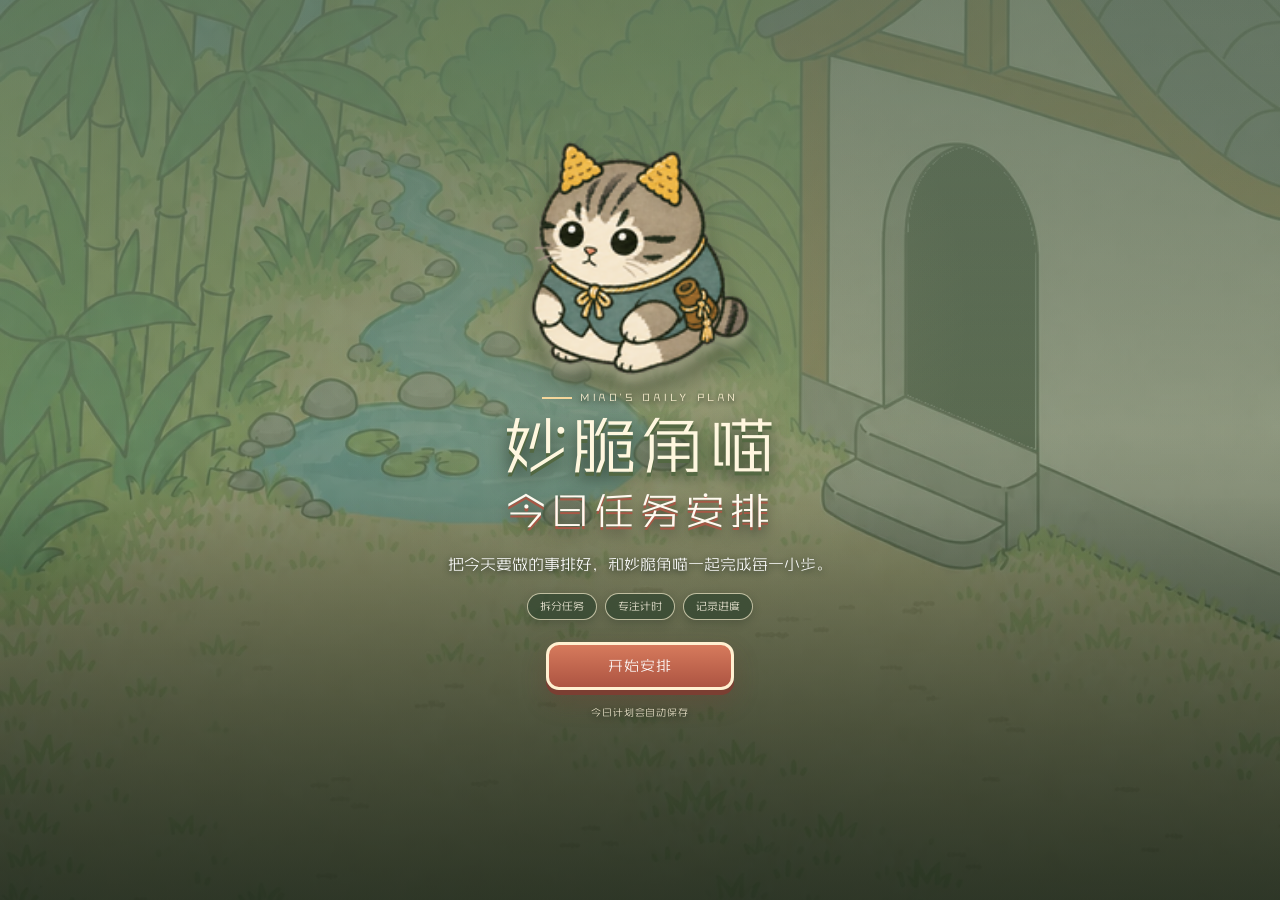
<file: index.html>
<!doctype html>
<html lang="zh-CN">

<head>
  <meta charset="utf-8">
  <meta name="viewport" content="width=device-width,initial-scale=1">
  <meta name="robots" content="noindex,nofollow,noarchive,nosnippet,noimageindex">
  <meta name="googlebot" content="noindex,nofollow,noarchive,nosnippet,noimageindex">
  <meta name="bingbot" content="noindex,nofollow,noarchive,nosnippet,noimageindex">
  <title>妙脆角喵 · 今日任务安排</title>
  <link rel="stylesheet" href="game.css">
</head>

<body>
  <div id="game" class="game">
    <section id="titleScreen" class="title-screen">
      <div class="title-planner">
        <div class="title-copy">
          <span class="title-kicker">MIAO'S DAILY PLAN</span>
          <h1><span>妙脆角喵</span><strong>今日任务安排</strong></h1>
          <p>把今天要做的事排好，和妙脆角喵一起完成每一小步。</p>
          <div class="title-tags" aria-label="任务安排特色"><span>拆分任务</span><span>专注计时</span><span>记录进度</span></div>
          <button id="startGame" class="wood-button">开始安排</button>
          <div id="loadProgress" class="load-progress hidden" role="progressbar" aria-label="游戏加载进度" aria-valuemin="0" aria-valuemax="100" aria-valuenow="0">
            <span><i id="loadProgressBar"></i></span>
            <b id="loadProgressText">正在准备 0%</b>
          </div>
          <small>今日计划会自动保存</small>
        </div>
        <div class="title-visual" aria-hidden="true">
          <div class="title-board">
            <span>今日清单</span>
            <i class="done">整理书桌</i>
            <i>完成专注</i>
            <i>给自己一点奖励</i>
          </div>
          <div class="title-cat sprite"></div>
          <div class="title-pencil"></div>
        </div>
      </div>
    </section>

    <section id="world" class="world hidden">
      <div id="placedObjectsDoor" class="placed-objects placed-objects-door" data-layer-tag="-1" aria-label="门洞后的木门">
      </div>
      <img id="worldBg" class="world-bg" alt="游戏场景">
      <img class="home-evening-windows" src="sprites/cat-scholar/background/house-evening-windows.png" alt=""
        aria-hidden="true">
      <img class="garden-evening-sky" src="sprites/cat-scholar/background/garden-evening-sky.png" alt=""
        aria-hidden="true">
      <div class="vignette"></div>
      <div id="timeTint" class="time-tint"></div>
      <div id="sceneTransition" class="scene-transition" aria-hidden="true"><i></i><i></i><i></i></div>
      <span id="candleLight" class="hidden" aria-hidden="true"></span>
      <header class="hud">
        <div class="day-chip"><b id="dayText">第 1 天</b><span id="clockText">早晨</span></div>
        <div class="hud-money"><img data-resource-icon src="sprites/cat-scholar/foods/cat_grass_fish_icon.webp"
            alt="猫草鱼"><b id="money">0</b></div>
      </header>
      <button id="setupToggle" class="setup-toggle" type="button" aria-pressed="false"><span>布置</span></button>
      <div id="placedObjects" class="placed-objects placed-objects-back" data-layer-tag="1" aria-label="背景布置物体"></div>
      <div id="characterLayer" class="character-layer" data-layer-tag="2" aria-label="场景人物">
        <div id="depthObjects" class="depth-objects"></div>
        <div id="cloverField" class="clover-field hidden" data-layer-tag="2" aria-label="三叶草田"></div>
        <button id="frogActor" class="actor frog-actor sprite home-chair" aria-label="和妙脆角喵说话"></button>
        <button id="visitorActor" class="actor visitor-actor sprite snail-sprite hidden" data-open="visitor"
          aria-label="与庭院访客交谈"></button>
        <div id="characterCopies"></div>
      </div>
      <div id="placedObjectsFront" class="placed-objects placed-objects-front" data-layer-tag="3" aria-label="前景布置物体">
      </div>
      <div id="sceneEntryLabels" class="scene-entry-labels" aria-label="场景入口提示"></div>
      <button class="hotspot desk" data-open="tasks"><span>任务本</span></button>
      <button id="bubble" class="bubble" data-layer-tag="4">欢迎回家。今天想推进什么？</button>
      <button id="panLeft" class="pan-control pan-left hidden" aria-label="向左查看">‹</button>
      <button id="panRight" class="pan-control pan-right hidden" aria-label="向右查看">›</button>
      <div id="dragHint" class="drag-hint hidden">左右拖动查看庭院</div>
      <div id="setupToolbar" class="setup-toolbar" aria-label="所选物体调整">
        <strong><span>设定模式</span><b id="setupSceneLabel">房屋</b></strong>
        <div id="objectControls" class="object-controls">
          <button type="button" data-object-action="smaller" aria-label="缩小">－</button>
          <button type="button" data-object-action="larger" aria-label="放大">＋</button>
          <button type="button" data-object-action="rotate-left" aria-label="向左旋转">↶</button>
          <button type="button" data-object-action="rotate-right" aria-label="向右旋转">↷</button>
          <button type="button" data-object-action="flip" aria-label="水平翻转">⇋</button>
          <button type="button" data-object-action="layer-back" aria-label="移到后景">后景</button>
          <button type="button" data-object-action="layer-auto" aria-label="按纵向位置自动遮挡">自动层</button>
          <button type="button" data-object-action="layer-front" aria-label="移到前景">前景</button>
          <button type="button" data-object-action="copy" aria-label="复制所选对象">复制</button>
          <button type="button" class="danger" data-object-action="delete">删除</button>
        </div>
        <button id="setupDone" type="button">完成</button>
      </div>
      <aside id="setupPanel" class="setup-panel" aria-label="场景物体列表">
        <header>
          <div><b>选择物体</b><span>点击后自动收起</span></div><button id="setupCollapse" type="button">收起</button>
        </header>
        <div id="objectPalette" class="object-palette"></div>
        <p id="setupHint">从下方选择物体，再拖动到想要的位置。</p>
      </aside>
      <button id="setupDrawerToggle" class="setup-drawer-toggle" type="button" aria-expanded="false">＋ 物体</button>
      <div class="dock-trigger" aria-hidden="true"><span>⌃</span></div>
      <nav class="dock">
        <button id="homeDockButton" data-scene="home"><img src="sprites/cat-scholar/original-icons/home.png"
            alt=""><span>小屋</span></button>
        <button id="gardenDockButton" data-scene="garden"><img src="sprites/cat-scholar/original-icons/garden.png"
            alt=""><span>庭院</span><i id="harvestDot"></i></button>
        <button data-open="shop"><img src="sprites/cat-scholar/original-icons/shop.png" alt=""><span>商店</span></button>
        <button id="taskTravelDock" data-open="tasks"><img id="taskTravelIcon"
            src="sprites/cat-scholar/original-icons/task.png" alt=""><span id="taskTravelLabel">任务</span></button>
        <button data-open="album"><img src="sprites/cat-scholar/original-icons/album.png" alt=""><span>相册</span><i
            id="photoDot"></i></button>
        <button data-open="menu"><img src="sprites/cat-scholar/original-icons/menu.png" alt=""><span>菜单</span></button>
      </nav>
    </section>

    <div id="modalShade" class="modal-shade hidden"></div>
    <section id="tasksModal" class="game-modal tasks-modal hidden"><button class="close">×</button>
      <header><small>妙脆角喵的今日计划</small>
        <h2>任务小屋</h2>
      </header>
      <form id="taskForm" class="task-compose">
        <div class="task-frog-note" aria-hidden="true"></div>
        <div class="task-note-input"><label for="taskInput">今天想和妙脆角喵一起完成什么？</label><input id="taskInput" maxlength="36"
            required placeholder="例如：读完一章数学书"></div>
        <div class="goal-picker"><span>选择旅程步数</span><input id="taskGoal" type="hidden" value="3">
          <div><button type="button" data-goal="1">1</button><button type="button" data-goal="2">2</button><button
              type="button" class="selected" data-goal="3">3</button><button type="button" data-goal="5">5</button>
          </div>
        </div><button class="pin-task">贴到计划板</button>
      </form>
      <div id="taskList" class="paper-list task-board"></div>
      <p id="taskEmpty" class="empty">计划板还是空的，先贴上一张今日便签吧。</p>
    </section>
    <section id="focusModal" class="game-modal focus-modal hidden"><button class="close">×</button>
      <header class="focus-header"><small>妙脆角喵陪伴旅程</small>
        <h2 id="focusName">任务</h2>
      </header>
      <div class="focus-scene"><img class="focus-resource leaf-left" data-resource-icon
          src="sprites/cat-scholar/foods/cat_grass_fish_icon.webp" alt="">
        <div class="focus-frog sprite reading-sprite" role="img" aria-label="读书的妙脆角喵"></div><img
          class="focus-resource leaf-right" data-resource-icon src="sprites/cat-scholar/foods/cat_grass_fish_icon.webp"
          alt="">
      </div>
      <div class="focus-clock"><small>这一小步还剩</small>
        <div id="timer">25:00</div>
      </div>
      <div class="time-pills" aria-label="选择陪伴时间"><button data-min="1">1 分钟</button><button class="active"
          data-min="25">25 分钟</button><button data-min="45">45 分钟</button></div>
      <p class="focus-promise">安静完成这一段，妙脆角喵会陪你一起向前。</p><button id="timerButton" class="wood-button">开始专注</button><button
        id="instantFocus" class="link-button">测试：立即完成</button>
    </section>
    <section id="bagModal" class="game-modal travel-modal hidden"><button class="close">×</button>
      <header><small>下一段远行</small>
        <h2>旅行</h2>
      </header>
      <div class="travel-card">
        <div class="travel-emblem"><img src="sprites/cat-scholar/original-icons/garden.png" alt=""><span>出发准备</span>
        </div>
        <div class="travel-content">
          <p id="tripState">妙脆角喵还在家。</p>
          <div class="travel-facts">
            <div><small>预计时间</small><b id="travelTimePreview">约 15 分钟</b></div>
            <div><small>出发花费</small><b id="travelCost">3 份猫草鱼主粮</b></div>
          </div>
          <div id="travelLoadout" class="travel-loadout"></div>
          <p id="travelEffectPreview" class="travel-reward">不带额外行李，也可以轻装出发。</p><button id="tripButton"
            class="wood-button">需要 3 份主粮出发</button><button id="instantReturn"
            class="link-button hidden">测试：立即归来</button>
        </div>
      </div>
    </section>
    <section id="shopModal" class="game-modal shop-modal hidden"><button class="close">×</button>
      <header><small>庭院小铺</small>
        <h2>商店</h2>
      </header>
      <div class="shop-shelf-head"><span id="shopCategory">普通商品</span><b><img data-resource-icon
            src="sprites/cat-scholar/foods/cat_grass_fish_icon.webp" alt=""> <i id="shopMoney">0</i></b></div>
      <div id="shopGrid" class="goods-grid shop-grid"></div>
      <nav id="shopPager" class="shop-pager" aria-label="商店分页"><button id="shopPrev">‹ 上一页</button><span
          id="shopPageText">1 / 3</span><button id="shopNext">下一页 ›</button></nav>
      <p id="inventoryText" class="shop-inventory">持有：暂无商品</p>
    </section>
    <section id="purchaseConfirmModal" class="game-modal purchase-modal hidden"><button class="close">×</button>
      <header><small>确认购买</small>
        <h2 id="purchaseName">商品</h2>
      </header>
      <div class="purchase-preview">
        <div id="purchaseTray" class="purchase-tray"><img id="purchaseImage" alt="商品"></div>
        <div>
          <p id="purchaseDescription"></p><b id="purchasePrice"><img data-resource-icon
              src="sprites/cat-scholar/foods/cat_grass_fish_icon.webp" alt=""><span
              id="purchasePriceValue">0</span></b><small id="purchaseOwned">目前持有 0 件</small>
        </div>
      </div>
      <p class="purchase-question">确定要购买这件商品吗？</p>
      <div class="purchase-actions"><button id="purchaseCancel">再看看</button><button id="purchaseConfirm"
          class="wood-button">确定购买</button></div>
    </section>
    <section id="mailModal" class="game-modal mail-modal hidden"><button class="close">×</button>
      <header><small>朋友与远方</small>
        <h2 class="mail-title">邮件</h2>
      </header>
      <div class="mail-toolbar"><span id="mailCount">0 封未领取</span><button id="claimAll"
          aria-label="全部领取"><span>全部领取</span></button></div>
      <div id="mailList" class="mail-list"></div>
      <p id="mailEmpty" class="empty">现在没有新邮件。</p>
      <div class="mail-reply">
        <p><b>给旅行中的妙脆角喵寄一声问候</b><span id="replyStatus">妙脆角喵在家，出发后才能发送</span></p><button
          id="sendReply"><span>发送</span></button>
      </div>
    </section>
    <section id="visitorModal" class="game-modal visitor-modal hidden"><button class="close">×</button>
      <header><small>庭院来客</small>
        <h2 id="visitorName">虫虫猫</h2>
      </header>
      <div class="visitor-note">
        <div id="visitorPreview" class="visitor-preview sprite snail-sprite" role="img" aria-label="庭院访客"></div>
        <div>
          <p id="visitorTalk">“慢慢安排，也会完成今天的任务。”</p><span id="visitorPreference">喜欢：普通便当</span>
        </div>
      </div>
      <div class="visitor-actions"><button id="visitorGreet">聊聊天</button><button id="visitorTreat"
          class="wood-button">用喜欢的道具招待</button></div>
      <p id="visitorResult" class="visitor-result">每位访客每天只能领取一次回礼。</p>
    </section>
    <section id="albumModal" class="game-modal wide-modal hidden"><button class="close">×</button>
      <header><small>努力留下的风景</small>
        <h2>旅行相册</h2>
      </header>
      <div id="albumGrid" class="album-grid"></div>
      <p id="albumEmpty" class="empty">相册还是空的，让妙脆角喵去旅行吧。</p>
      <nav id="albumPager" class="album-pager hidden" aria-label="相册分页"><button id="albumPrev">‹ 上一页</button><span
          id="albumPageText">1 / 1</span><button id="albumNext">下一页 ›</button></nav>
    </section>
    <section id="photoDetailModal" class="game-modal photo-detail-modal hidden"><button class="close">×</button>
      <header><small id="photoDetailRegion">旅行记录</small>
        <h2 id="photoDetailName">景点名称</h2>
      </header><img id="photoDetailImage" class="photo-detail-image" alt="旅行照片">
      <div class="photo-location"><span id="photoDetailCity">城市</span><b>·</b><span id="photoDetailPlace">地方</span>
      </div>
      <p id="photoDetailText" class="photo-detail-text"></p><button id="backAlbum" class="link-button">← 返回旅行相册</button>
    </section>
    <section id="menuModal" class="game-modal menu-modal hidden"><button class="close">×</button>
      <header><small>游戏选项</small>
        <h2>菜单</h2>
      </header>
      <div class="crop-setting"><small>资源主题</small>
        <div class="crop-options"><button type="button" data-crop-type="catfish"><img
              src="sprites/cat-scholar/foods/cat_grass_fish_icon.webp" alt=""><span><b>猫草鱼</b><i>整套资源 ·
                旅行省时</i></span></button><button type="button" data-crop-type="clover"><img
              src="sprites/cat-scholar/original-icons/clover_mature.png" alt=""><span><b>三叶草</b><i>整套资源 ·
                经典模式</i></span></button></div>
        <p id="cropStatus">当前猫草鱼：0 份</p>
      </div>
      <div class="crop-setting soil-setting"><small>泥土样式</small>
        <div class="crop-options"><button type="button" data-soil-type="old"><img
              src="sprites/cat-scholar/map/garden/garden_soil.webp"
              alt="旧泥土"><span><b>旧泥土</b><i>仅显示并放置旧泥土</i></span></button><button type="button" data-soil-type="new"><img
              src="sprites/cat-scholar/map/garden/garden_soil_stump_enclosure.webp"
              alt="新泥土"><span><b>新泥土</b><i>泥土与整圈木桩一体</i></span></button></div>
        <p id="soilStatus">当前：新泥土</p>
      </div>
      <div class="save-tools"><small>游戏存档</small>
        <div><button id="exportSave" type="button">导出存档</button><button id="importSave" type="button">加载存档</button>
        </div><input id="importSaveFile" class="hidden" type="file" accept="application/json,.json">
      </div><button id="soundToggle" class="menu-row">背景音乐 <b>开启</b></button><button id="helpButton"
        class="menu-row">玩法说明 <b>›</b></button>
      <div class="test-tools"><small>原型测试</small>
        <div><button id="advanceTime">下一个时间点</button><button id="advanceDay">下一天</button><button
            id="unlockAlbum">解锁全部相册</button></div>
        <div class="test-grow"><label for="testGrowCount">庭院立刻生长</label><input id="testGrowCount" type="number" min="0"
            max="100" value="5" inputmode="numeric"><span>株</span><button id="growNow">生长</button></div>
        <p id="testTimeStatus">第 1 天 · 早晨</p>
      </div><button id="resetGame" class="menu-row danger">重新开始 <b>×</b></button>
      <p id="helpText" class="help hidden">资源主题会统一切换庭院、商店、奖励、礼物和旅行消耗；泥土样式只能选择一种，切换时会删除已放置的另一种泥土。</p>
    </section>
    <div id="toast" class="toast hidden"></div>
  </div>
  <script src="object-catalog.js"></script>
  <script src="init-data.js"></script>
  <script>
    (async function startGame() {
      const saveKey = 'frog-game-v3';

      if (localStorage.getItem(saveKey) === null) {
        try {
          let payload;
          if (location.protocol === 'file:') {
            payload = window.INIT_GAME_SAVE;
          } else {
            const response = await fetch('init.json', { cache: 'no-store' });
            if (!response.ok) throw new Error(`HTTP ${response.status}`);
            payload = await response.json();
          }
          const initialState = payload?.format === 'frog-game-v3-save' ? payload.state : payload;
          if (!initialState || typeof initialState !== 'object' || Array.isArray(initialState)) {
            throw new Error('init.json does not contain a valid game state');
          }

          localStorage.setItem(saveKey, JSON.stringify(initialState));
        } catch (error) {
          console.warn('Unable to load init.json; using the built-in defaults.', error);
        }
      }

      const gameScript = document.createElement('script');
      gameScript.src = 'game.js';
      document.body.append(gameScript);
    })();
  </script>
</body>

</html>
</file>
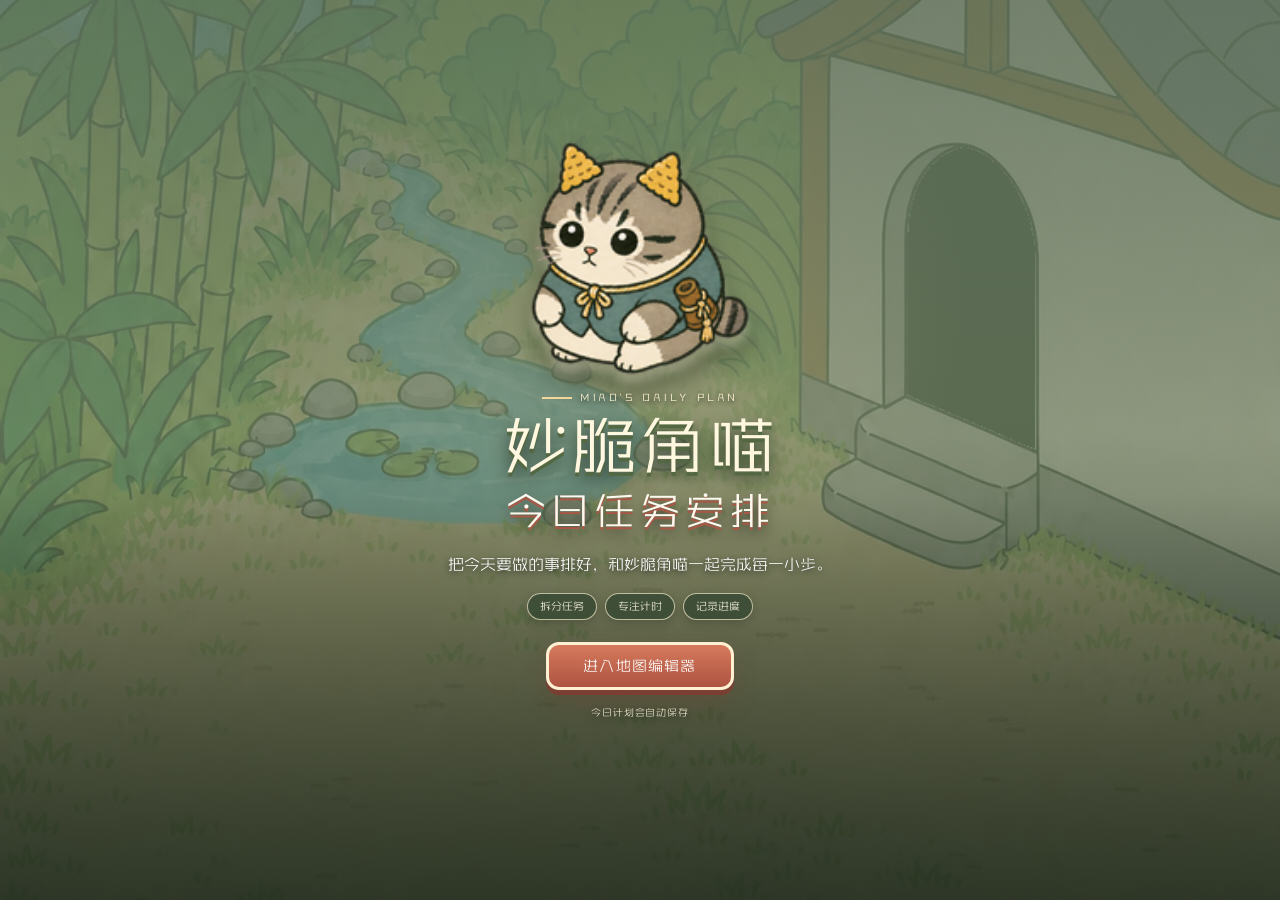
<file: admin.html>
<!doctype html>
<html lang="zh-CN"><head><meta charset="utf-8"><meta name="robots" content="noindex"><title>地图编辑器</title></head>
<body><script>location.replace('index.html?admin=1')</script><p><a href="index.html?admin=1">进入地图编辑器</a></p></body></html>
</file>
<file: game.css>
:root{--paper:#fff9e9;--ink:#403d2e;--green:#6e8e46;--dark:#435a2d;--wood:#a76f3e;--line:#d8c9a4}*{box-sizing:border-box}html,body{margin:0;width:100%;height:100%;overflow:hidden;font-family:"Microsoft YaHei","PingFang SC",sans-serif;color:var(--ink);background:#283424}.hidden{display:none!important}button{font:inherit;cursor:pointer}.game{position:relative;width:100%;height:100%;isolation:isolate}.title-screen{position:absolute;inset:0;display:flex;flex-direction:column;align-items:center;justify-content:center;text-align:center;background:linear-gradient(#cfe0b9aa,#71895755),url("sprites/cat-scholar/background/garden.webp") center/cover;z-index:20}.title-screen:before{content:"";position:absolute;inset:0;background:radial-gradient(circle,transparent 20%,#32402b66);z-index:-1}.title-logo{max-width:min(440px,75vw);max-height:150px;object-fit:contain;filter:drop-shadow(0 5px 2px #fff8)}.title-screen h1{margin:10px 0 4px;font:800 clamp(30px,6vw,58px) Georgia,"Microsoft YaHei",serif;color:#fff9df;text-shadow:0 4px 0 #596e3d,0 7px 15px #27341f}.title-screen p{color:#fff;font-weight:700;text-shadow:0 2px 4px #354329}.title-screen small{margin-top:18px;color:#f7f3dc}.wood-button{border:3px solid #fff1cf;border-radius:13px;padding:12px 28px;background:linear-gradient(#c48a52,#956137);box-shadow:0 5px 0 #67432a,0 8px 15px #27331e55;color:white;font-weight:900}.wood-button:active{transform:translateY(3px);box-shadow:0 2px 0 #67432a}.wood-button:disabled{filter:grayscale(1);opacity:.65}.world{position:absolute;inset:0;overflow:hidden}.world-bg{position:absolute;inset:0;width:100%;height:100%;object-fit:cover;transition:opacity .2s}.vignette{position:absolute;inset:0;pointer-events:none;background:linear-gradient(#28351e44,transparent 25%,transparent 65%,#17201488)}.hud{position:absolute;z-index:3;top:18px;left:18px;right:18px;display:flex;justify-content:space-between;pointer-events:none}.day-chip,.hud-money{display:flex;align-items:center;border:3px solid #fff7dc;border-radius:15px;background:#f8f1dbea;box-shadow:0 5px 15px #1d261a55}.day-chip{flex-direction:column;padding:7px 17px}.day-chip span{font-size:10px;color:#786f58}.hud-money{gap:7px;padding:7px 14px;font-size:20px}.hud-money img{width:26px;height:26px;object-fit:contain}.actor{position:absolute;z-index:2;object-fit:contain;filter:drop-shadow(0 10px 8px #232b1c55)}.frog-actor{left:49%;bottom:18%;width:min(230px,26vw);max-height:48%;transform:translateX(-50%)}.visitor-actor{right:16%;bottom:18%;width:min(170px,20vw);max-height:38%}.bubble{position:absolute;z-index:4;top:20%;left:8%;max-width:290px;padding:13px 17px;border:3px solid #fff;border-radius:17px 17px 17px 3px;background:#fff9e9ed;box-shadow:0 6px 18px #1f281b55;font-size:13px}.hotspot{position:absolute;z-index:5;border:2px solid #fff5cf;border-radius:50%;width:64px;height:64px;background:#66543ccc;box-shadow:0 5px 14px #17201488;color:#fff;font-size:20px;animation:pulse 2.5s infinite}.hotspot span{position:absolute;top:66px;left:50%;transform:translateX(-50%);white-space:nowrap;padding:3px 8px;border-radius:7px;background:#3c422dcc;font-size:11px}.hotspot i{position:absolute;right:-4px;top:-6px;padding:2px 7px;border-radius:50%;background:#c75c3e;font-style:normal}.desk{left:16%;bottom:20%}.bag{right:18%;bottom:22%}.mail{right:8%;top:36%}.shop{left:8%;top:43%}.visitor{right:24%;bottom:22%}@keyframes pulse{50%{box-shadow:0 5px 14px #17201488,0 0 0 8px #fff4b433}}.clover-field{position:absolute;inset:0;z-index:auto}.clover-field button{position:absolute;border:0;background:transparent;color:#548535;font-size:37px;filter:drop-shadow(0 3px 1px #eff5c9);animation:sway 2s infinite}.clover-field button:nth-child(1){left:18%;bottom:18%}.clover-field button:nth-child(2){left:29%;bottom:12%;animation-delay:.4s}.clover-field button:nth-child(3){left:40%;bottom:19%;animation-delay:.8s}.clover-field button:nth-child(4){left:49%;bottom:11%;animation-delay:1.1s}.clover-field button.picked{display:none}@keyframes sway{50%{transform:rotate(8deg) translateY(-4px)}}.dock{position:absolute;z-index:8;left:50%;bottom:14px;display:flex;gap:7px;transform:translateX(-50%);padding:7px;border:3px solid #fff5d5;border-radius:22px;background:#f4ead2e8;box-shadow:0 8px 26px #1e271a99;backdrop-filter:blur(5px)}.dock button{position:relative;width:70px;height:63px;border:0;border-radius:14px;background:transparent;color:#5f5a46;font-size:10px;font-weight:800}.dock button:hover{background:#fff9e9}.dock img{display:block;width:34px;height:35px;margin:auto;object-fit:contain}.dock i{position:absolute;right:9px;top:5px;width:9px;height:9px;border-radius:50%;background:#cc5d3e}.dock i:empty:not(.on){display:none}.modal-shade{position:absolute;z-index:10;inset:0;background:#17201699;backdrop-filter:blur(3px)}.game-modal{position:absolute;z-index:11;left:50%;top:50%;width:min(650px,calc(100% - 30px));max-height:82vh;overflow:auto;transform:translate(-50%,-50%);padding:26px;border:7px solid #fff5d5;border-radius:22px;background:var(--paper);box-shadow:0 18px 50px #151b12aa}.game-modal:before{content:"";position:absolute;inset:7px;border:1px solid #dfcfaa;border-radius:12px;pointer-events:none}.game-modal header{position:relative;text-align:center;margin-bottom:19px}.game-modal small{color:#8c8065;letter-spacing:.15em}.game-modal h2{margin:3px 0;font:800 26px Georgia,"Microsoft YaHei",serif}.close{position:absolute;z-index:2;right:12px;top:10px;width:34px;height:34px;border:0;border-radius:50%;background:#796d53;color:white;font-size:23px}.game-modal form{position:relative;display:grid;grid-template-columns:1fr 85px 82px;gap:7px}.game-modal input,.game-modal select{min-width:0;padding:10px;border:1px solid var(--line);border-radius:9px;background:#fffdf6}.game-modal form button{border:0;border-radius:9px;background:var(--green);color:white;font-weight:800}.paper-list{position:relative;display:grid;gap:8px;margin-top:16px}.task-row{display:grid;grid-template-columns:1fr 92px 28px;align-items:center;gap:8px;padding:11px 9px;border-bottom:1px dashed #cbbd99}.task-row h3{margin:0 0 5px;font-size:14px}.task-row p{margin:0;color:#867b63;font-size:11px}.task-row>button:first-of-type{padding:7px;border:0;border-radius:8px;background:#829c5f;color:white;font-size:11px}.task-row .remove{border:0;background:transparent;color:#aa836e;font-size:18px}.empty{text-align:center;color:#948972;padding:24px}.focus-modal{text-align:center;width:min(430px,calc(100% - 30px))}.focus-modal img{height:105px;max-width:180px;object-fit:contain}.focus-modal #timer{font:700 52px Georgia,serif;color:var(--dark)}.time-pills{display:flex;justify-content:center;gap:5px;margin:10px}.time-pills button{border:0;border-radius:12px;padding:6px 9px;background:#e8dfc8;color:#716952;font-size:11px}.time-pills button.active{background:var(--green);color:white}.link-button{display:block;margin:13px auto 0;border:0;background:transparent;color:#667d49;font-weight:700;font-size:12px}.bag-layout{position:relative;display:grid;grid-template-columns:42% 1fr;align-items:center}.bag-layout>img{width:100%;max-height:240px;object-fit:contain}.supply{display:flex;justify-content:space-between;margin:8px 0;padding:9px;border-radius:8px;background:#eee5ce}.goods-grid{position:relative;display:grid;grid-template-columns:repeat(3,1fr);gap:10px}.goods-grid button{padding:12px 7px;border:1px solid var(--line);border-radius:13px;background:#fffdf7}.goods-grid img{width:100%;height:85px;object-fit:contain}.goods-grid b,.goods-grid span{display:block;font-size:12px}.goods-grid span{color:#719049}.mail-list{position:relative}.mail-card{display:flex;gap:12px;align-items:center;padding:13px;border-bottom:1px dashed var(--line)}.mail-card img{width:48px;height:48px;object-fit:contain}.mail-card p{flex:1;margin:0;font-size:13px}.mail-card button{border:0;border-radius:8px;padding:7px;background:var(--green);color:#fff}.visitor-note{position:relative;display:flex;align-items:center;gap:20px}.visitor-note img{width:150px;height:140px;object-fit:contain}.visitor-note p{line-height:1.8}.wide-modal{width:min(900px,calc(100% - 30px))}.album-grid{position:relative;display:grid;grid-template-columns:repeat(3,1fr);gap:12px}.photo{overflow:hidden;border:6px solid #fff;border-bottom-width:27px;background:#fff;box-shadow:0 3px 10px #5d503633;transform:rotate(-1deg)}.photo:nth-child(even){transform:rotate(1deg)}.photo img{width:100%;aspect-ratio:4/3;object-fit:cover}.photo b{display:block;text-align:center;margin-bottom:-21px;font-size:11px}.menu-modal{width:min(430px,calc(100% - 30px))}.menu-row{position:relative;display:flex;justify-content:space-between;width:100%;padding:14px;border:0;border-bottom:1px solid var(--line);background:transparent}.menu-row.danger{color:#a45445}.help{padding:12px;border-radius:9px;background:#eee6d2;line-height:1.7;font-size:12px}.toast{position:absolute;z-index:30;left:50%;top:12%;transform:translateX(-50%);padding:11px 20px;border:3px solid #fff3d4;border-radius:14px;background:#4d5e38e8;color:white;font-weight:800;box-shadow:0 6px 17px #18201666}
@media(max-width:650px){.bubble{top:15%;left:5%;max-width:220px}.frog-actor{width:36vw;bottom:21%}.visitor-actor{width:28vw}.hotspot{width:52px;height:52px}.hotspot span{top:54px}.desk{left:10%;bottom:27%}.bag{right:11%;bottom:28%}.dock{bottom:7px}.dock button{width:54px}.game-modal{padding:20px 14px}.game-modal form{grid-template-columns:1fr 72px}.game-modal form button{grid-column:1/-1;padding:9px}.bag-layout{grid-template-columns:1fr}.bag-layout>img{height:130px}.goods-grid,.album-grid{grid-template-columns:repeat(2,1fr)}}

/* 精灵图裁切与按原图比例建立的场景舞台 */
.world{inset:auto;left:50%;top:0;bottom:0;width:min(100%,calc(100vh * .675));transform:translateX(-50%);background:#a9b7b8;box-shadow:0 0 50px #10160f}.world.garden-scene{width:min(100%,calc(100vh * 1.012))}.world-bg{object-fit:fill}.actor{object-fit:initial}.sprite{background-repeat:no-repeat}.frog-actor{left:54%;bottom:31%;max-height:none}.visitor-actor{right:18%;bottom:27%;max-height:none}.home-prepare{width:clamp(105px,21vh,190px);aspect-ratio:253.33/154;background-image:none;background-size:300% 200%;animation:threeFrames 1.25s steps(2) infinite}.reading-sprite{width:150px;aspect-ratio:132.333/139;background-image:url("sprites/cat-scholar/characters/Fucat/cat_read.png");background-size:300% 100%;animation:threeFrames 1.1s steps(2) infinite}.garden-frog{width:clamp(90px,17vh,150px);aspect-ratio:132.33/139;background-image:none;background-size:300% 100%;animation:threeFrames 1.2s steps(2) infinite}.snail-sprite{width:clamp(86px,16vh,145px);aspect-ratio:131.5/136.33;background-image:none;background-size:400% 300%;animation:fourFrames 1.6s steps(3) infinite}.focus-frog{margin:8px auto}.visitor-preview{flex:0 0 auto}@keyframes threeFrames{to{background-position:100% 0}}@keyframes fourFrames{to{background-position:100% 0}}
@media(max-width:650px){.frog-actor{width:clamp(90px,20vh,145px);bottom:31%}.visitor-actor{width:clamp(75px,14vh,115px);bottom:27%}}

/* 庭院植物使用原始素材，不使用字体里的四叶草字符。 */
.clover-field button{width:clamp(25px,4.4vh,42px);height:clamp(42px,7.4vh,70px);padding:0;background-color:transparent;background-position:center bottom;background-repeat:no-repeat;background-size:contain;font-size:0;transform-origin:50% 100%;filter:drop-shadow(0 3px 2px #38512655);animation:cloverSway 2.4s ease-in-out infinite}.clover-field .clover-a{background-image:url("sprites/cat-scholar/original-icons/clover_young.png")}.clover-field .clover-b{background-image:url("sprites/cat-scholar/original-icons/clover_mature.png")}.clover-field .clover-rare{background-image:url("sprites/cat-scholar/original-icons/clover_rare.png")}.clover-field button:nth-child(1){transform:scale(.82)}.clover-field button:nth-child(2){transform:scale(.94);animation-delay:.35s}.clover-field button:nth-child(3){transform:scale(1.05);animation-delay:.7s}.clover-field button:nth-child(4){transform:scale(.9);animation-delay:1.05s}@keyframes cloverSway{0%,100%{rotate:-2deg}50%{rotate:3deg}}

/* 场景落点校准：草长在庭院左侧圆形土地内，室内妙脆角喵坐在左侧地面。 */
.frog-actor.home-chair{left:74%;bottom:34%;width:clamp(72px,11.5vh,108px);aspect-ratio:132.333/139;background-image:url("sprites/cat-scholar/characters/Fucat/cat_read.png");background-size:300% 100%;animation:threeFrames 1.1s steps(2) infinite}.frog-actor.garden-frog{left:106%;bottom:42%}.visitor-actor{right:auto;left:103%;bottom:27%;transform:translateX(-50%)}.clover-field button:nth-child(1){left:11%;bottom:34%;z-index:2}.clover-field button:nth-child(2){left:19%;bottom:29%;z-index:5}.clover-field button:nth-child(3){left:28%;bottom:36%;z-index:2}.clover-field button:nth-child(4){left:38%;bottom:30%;z-index:6}.clover-field button:nth-child(5){left:47%;bottom:35%;z-index:3;transform:scale(.78)}.clover-field button:nth-child(6){left:15%;bottom:40%;z-index:1;transform:scale(.72)}.clover-field button:nth-child(7){left:24%;bottom:33%;z-index:4;transform:scale(1.08)}.clover-field button:nth-child(8){left:33%;bottom:42%;z-index:1;transform:scale(.7)}.clover-field button:nth-child(9){left:42%;bottom:38%;z-index:2;transform:scale(.84)}.clover-field button:nth-child(10){left:51%;bottom:28%;z-index:7;transform:scale(1.04)}.clover-field button:nth-child(11){left:31%;bottom:27%;z-index:8;transform:scale(1.12)}.clover-field button:nth-child(12){left:20%;bottom:37%;z-index:3;transform:scale(.88)}
@media(max-width:650px){.frog-actor.home-chair{left:74%;bottom:34%;width:clamp(66px,11vh,92px)}.frog-actor.garden-frog{left:106%;bottom:42%}.visitor-actor{right:auto;left:103%;bottom:27%;transform:translateX(-50%)}}

/* 房屋和庭院共用同一竖屏窗口；庭院宽图通过整体横向平移浏览。 */
.world.garden-scene{width:min(100%,calc(100vh * .675));--pan-x:0px;cursor:grab}.world.garden-scene.dragging{cursor:grabbing}.garden-scene .world-bg{width:150%;max-width:none;transform:translateX(var(--pan-x));transition:none}.garden-scene .frog-actor{transform:translateX(calc(-50% + var(--pan-x)))}.garden-scene .visitor-actor,.garden-scene .clover-field button,.garden-scene .hotspot.mail,.garden-scene .hotspot.house-door,.garden-scene .hotspot.visitor{translate:var(--pan-x) 0}.pan-control{position:absolute;z-index:7;top:48%;width:38px;height:62px;border:2px solid #fff3d1;background:#425437aa;color:white;font-size:36px;line-height:40px;box-shadow:0 5px 14px #18201666}.pan-left{left:5px;border-radius:0 18px 18px 0}.pan-right{right:5px;border-radius:18px 0 0 18px}.drag-hint{position:absolute;z-index:7;left:50%;bottom:91px;transform:translateX(-50%);padding:5px 11px;border-radius:12px;background:#3d4939aa;color:#fff;font-size:10px;pointer-events:none;animation:hintFade 4s forwards}@keyframes hintFade{0%,65%{opacity:1}100%{opacity:0}}

.garden-scene .hotspot.visitor{right:auto;left:109%;bottom:30%}

/* 邮箱交互贴合背景中的红色邮筒，不再显示额外的圆形按钮。 */
.garden-scene .hotspot.mail{left:126%;right:auto;top:47%;bottom:auto;width:17%;height:17%;border:0;border-radius:12px;background:transparent;box-shadow:none;animation:none}.garden-scene .hotspot.mail span{display:none}.garden-scene .hotspot.mail:hover,.garden-scene .hotspot.mail:focus-visible{background:#fff4b31c;outline:2px dashed #fff2bd99;outline-offset:-3px}.garden-scene .hotspot.mail i{right:4px;top:2px;box-shadow:0 2px 6px #49271f88}

/* 石屋木门返回小屋；商店使用底部固定导航。 */
.garden-scene .hotspot.house-door{left:114%;right:auto;top:42%;bottom:auto;width:13%;height:17%;border:0;border-radius:45% 45% 12px 12px;background:transparent;box-shadow:none;animation:none}.garden-scene .hotspot.house-door span{display:none}.garden-scene .hotspot.house-door:hover,.garden-scene .hotspot.house-door:focus-visible{background:#fff0a61a;outline:2px dashed #fff0b699;outline-offset:-3px}

/* 完整邮箱素材：标题、寄件人、奖励、领取、全部领取、通知与发送。 */
.garden-scene .hotspot.mail i{width:48px;height:59px;padding:0;border-radius:0;background:transparent;box-shadow:none}.garden-scene .hotspot.mail i img{display:block;width:100%;height:100%;object-fit:contain}.mail-modal header{height:66px;margin-bottom:3px}.mail-title{width:190px;height:59px;object-fit:contain}.mail-toolbar{position:relative;display:flex;align-items:center;justify-content:space-between;padding:5px 6px 10px;border-bottom:1px solid var(--line);color:#8a7d62;font-size:12px}.mail-toolbar button,.mail-reply button{border:0;background:transparent;padding:0}.mail-toolbar img{display:block;width:143px;height:35px;object-fit:contain}.mail-card{min-height:86px}.mail-card .sender-icon{width:62px;height:66px}.mail-card .mail-body{flex:1}.mail-card .mail-body p{margin:0 0 7px}.mail-reward{display:flex;align-items:center;gap:6px;color:#6d844c;font-size:12px;font-weight:800}.mail-reward img{width:34px!important;height:34px!important}.mail-card .receive-button{padding:0;background:transparent}.mail-card .receive-button img{width:91px;height:35px;object-fit:contain}.mail-reply{position:relative;display:flex;align-items:center;justify-content:space-between;margin-top:12px;padding:11px 14px;border-radius:12px;background:#eee5ce}.mail-reply p{margin:0;color:#776e59;font-size:12px}.mail-reply p b,.mail-reply p span{display:block}.mail-reply p span{margin-top:4px;color:#9a8e73;font-size:10px}.mail-reply button.unavailable{filter:grayscale(1);opacity:.48}.mail-reply img{display:block;width:84px;height:49px;object-fit:contain}

@font-face{font-family:"MPlus2c";src:url("sprites/cat-scholar/imported/fonts/mplus-2c-regular.ttf") format("truetype");font-weight:400;font-display:swap}@font-face{font-family:"MPlus2c";src:url("sprites/cat-scholar/imported/fonts/mplus-2c-medium.ttf") format("truetype");font-weight:500;font-display:swap}@font-face{font-family:"MPlus2c";src:url("sprites/cat-scholar/imported/fonts/mplus-2c-bold.ttf") format("truetype");font-weight:700;font-display:swap}.mail-modal{font-family:"MPlus2c","Microsoft YaHei",sans-serif;letter-spacing:.015em}.mail-modal small,.mail-toolbar{font-weight:500}.mail-modal .mail-card{align-items:center;gap:14px;padding:10px 8px}.mail-modal .sender-icon{flex:0 0 58px;width:58px;height:58px;object-fit:contain}.mail-modal .mail-body{min-width:0;padding-top:1px}.mail-modal .mail-body p{color:#555846;font-size:13px;font-weight:500;line-height:1.65}.mail-modal .mail-reward{height:32px;gap:7px;font-size:12px;font-weight:700;line-height:32px}.mail-modal .mail-reward img{flex:0 0 30px;width:30px!important;height:30px!important;object-fit:contain}.mail-modal .receive-button{flex:0 0 91px;display:flex;align-items:center;justify-content:center}.mail-modal .receive-button img{display:block}.mail-modal .mail-reply b{font-weight:700}.mail-modal button{font-family:inherit}
@font-face{font-family:"MPlus2c";src:url("sprites/cat-scholar/imported/fonts/mplus-2c-heavy.ttf") format("truetype");font-weight:800;font-display:swap}

/* HUD 使用素材内的 MPlus 2c 字体；保留真实文字，不使用文字图片。 */
.day-chip,.hud-money{font-family:"MPlus2c","Microsoft YaHei",sans-serif}.day-chip b{color:#403d2e;font-size:20px;font-weight:800;line-height:1.1;letter-spacing:.025em}.day-chip span{margin-top:3px;color:#625e4c;font-size:11px;font-weight:500;line-height:1.1;letter-spacing:.04em}.hud-money b{color:#403d2e;font-size:25px;font-weight:800;line-height:1}

.mail-modal>header{display:flex;align-items:center;justify-content:center;height:64px;margin:0 42px 5px}.mail-modal>header small{display:none}.mail-modal .mail-title{display:block;width:190px;height:59px;margin:0;object-fit:contain}

/* 访客人物图集与访客弹窗 */
.visitor-actor{padding:0;border:0;background-color:transparent;animation-duration:1.6s}.turtle-sprite{width:clamp(145px,25vh,230px);aspect-ratio:265.6/155;background-image:none;background-size:500% 200%;animation:turtleFrames 1.8s steps(2) infinite}.bee-sprite{width:clamp(105px,19vh,175px);aspect-ratio:194.5/206;background-image:none;background-size:600% 100%;animation:beeFrames 1s steps(5) infinite}@keyframes turtleFrames{to{background-position:50% 0}}@keyframes beeFrames{to{background-position:100% 0}}.visitor-modal{font-family:"MPlus2c","Microsoft YaHei",sans-serif}.visitor-modal h2{font-family:"MPlus2c","Microsoft YaHei",sans-serif;font-weight:700}.visitor-note>div:last-child{flex:1}.visitor-note p{margin:0 0 8px;font-size:14px;font-weight:500}.visitor-note span{color:#78845d;font-size:12px;font-weight:700}.visitor-actions{position:relative;display:flex;justify-content:center;gap:10px;margin-top:18px}.visitor-actions>button:first-child{padding:11px 18px;border:1px solid var(--line);border-radius:12px;background:#fffdf6;color:#66764d;font-weight:700}.visitor-result{text-align:center;color:#8f8268;font-size:11px}.visitor-modal.claimed .visitor-actions{filter:grayscale(1);opacity:.5;pointer-events:none}

.clover-field{pointer-events:none}.clover-field button{pointer-events:auto}.visitor-actor{z-index:5;cursor:pointer}.visitor-actor:hover,.visitor-actor:focus-visible{filter:drop-shadow(0 0 7px #fff3b8) drop-shadow(0 7px 6px #232b1c55);outline:none}.garden-scene .clover-field button{translate:calc(-50% + var(--soil-dx,0px)) var(--soil-dy,0px)}

.clover-field button{left:var(--clover-x)!important;bottom:var(--clover-y)!important;z-index:var(--clover-z)!important;transform:scale(var(--clover-scale))!important;animation-delay:var(--clover-delay)!important}

/* 显式帧区间：保证图集的最后一帧也拥有完整显示时间。 */
.home-prepare,.reading-sprite,.garden-frog{animation-name:threeFrameHold;animation-timing-function:linear}.snail-sprite{animation-name:fourFrameHold;animation-timing-function:linear}.turtle-sprite{animation-name:turtleFrameHold;animation-timing-function:linear}.bee-sprite{animation-name:beeFrameHold;animation-duration:1.2s;animation-timing-function:linear}@keyframes threeFrameHold{0%,32.99%{background-position:0 0}33%,65.99%{background-position:50% 0}66%,100%{background-position:100% 0}}@keyframes fourFrameHold{0%,24.99%{background-position:0 0}25%,49.99%{background-position:33.333% 0}50%,74.99%{background-position:66.667% 0}75%,100%{background-position:100% 0}}@keyframes turtleFrameHold{0%,32.99%{background-position:0 0}33%,65.99%{background-position:25% 0}66%,100%{background-position:50% 0}}@keyframes beeFrameHold{0%,16.65%{background-position:0 0}16.66%,33.32%{background-position:20% 0}33.33%,49.99%{background-position:40% 0}50%,66.65%{background-position:60% 0}66.66%,83.32%{background-position:80% 0}83.33%,100%{background-position:100% 0}}

/* 蜗牛图集有效帧：第一行 3 帧、第二行 4 帧、第三行 2 帧。 */
.snail-sprite{animation-name:snailNineFrames;animation-duration:3.6s;animation-timing-function:linear}@keyframes snailNineFrames{0%,11.10%{background-position:0 0}11.11%,22.21%{background-position:33.333% 0}22.22%,33.32%{background-position:66.667% 0}33.33%,44.43%{background-position:0 50%}44.44%,55.54%{background-position:33.333% 50%}55.55%,66.65%{background-position:66.667% 50%}66.66%,77.76%{background-position:100% 50%}77.77%,88.87%{background-position:0 100%}88.88%,100%{background-position:33.333% 100%}}

/* 图集解码完成前停在首帧，避免首次刷新时透明闪烁。 */
.sprite{animation-play-state:paused!important;background-position:0 0}.sprites-ready .sprite{animation-play-state:running!important}

/* 蜗牛改用 9 张整数像素裁切帧，彻底避开不规则图集的透明采样。 */
.snail-sprite{background-size:100% 100%;background-position:0 0;animation-name:snailCroppedFrames;animation-duration:3.6s;animation-timing-function:linear}@keyframes snailCroppedFrames{0%,11.10%{background-image:none}11.11%,22.21%{background-image:none}22.22%,33.32%{background-image:none}33.33%,44.43%{background-image:none}44.44%,55.54%{background-image:none}55.55%,66.65%{background-image:none}66.66%,77.76%{background-image:none}77.77%,88.87%{background-image:none}88.88%,100%{background-image:none}}

/* 单纹理横向图集：1188 = 9 × 132，不切换图片且没有小数格。 */
.snail-sprite{background-image:none;background-size:900% 100%;animation-name:snailStripFrames;animation-duration:3.6s;animation-timing-function:linear}@keyframes snailStripFrames{0%,11.10%{background-position:0 0}11.11%,22.21%{background-position:12.5% 0}22.22%,33.32%{background-position:25% 0}33.33%,44.43%{background-position:37.5% 0}44.44%,55.54%{background-position:50% 0}55.55%,66.65%{background-position:62.5% 0}66.66%,77.76%{background-position:75% 0}77.77%,88.87%{background-position:87.5% 0}88.88%,100%{background-position:100% 0}}

/* 角色动画使用乒乓循环，末帧倒序返回首帧，避免姿势突跳。 */
.home-prepare,.reading-sprite,.garden-frog,.snail-sprite,.turtle-sprite,.bee-sprite{animation-direction:alternate}

/* 乒乓播放会使完整周期翻倍，因此缩短单程时长。 */
.home-prepare{animation-duration:.75s}.reading-sprite{animation-duration:.7s}.garden-frog{animation-duration:.75s}.snail-sprite{animation-duration:1.8s}.turtle-sprite{animation-duration:1.1s}.bee-sprite{animation-duration:.7s}

/* 底部 BAR 默认收起，触碰画面底边后弹出。 */
.dock-trigger{position:absolute;z-index:8;left:12%;right:12%;bottom:0;height:72px;display:flex;align-items:flex-end;justify-content:center;color:#fff9dc;cursor:pointer}.dock-trigger span{margin-bottom:2px;padding:0 18px 2px;border-radius:12px 12px 0 0;background:#4b563dcc;font-size:12px;transition:opacity .2s}.dock{opacity:0;pointer-events:none;transform:translate(-50%,calc(100% + 24px));transition:transform .25s ease-out,opacity .18s ease-out}.dock-trigger:hover+.dock,.dock-trigger:focus+.dock,.dock:hover,.dock:focus-within,.dock.dock-open{opacity:1;pointer-events:auto;transform:translate(-50%,0)}.dock-trigger:hover span,.dock:focus-within~.dock-trigger span{opacity:0}
@media(hover:none){.dock-trigger{height:82px}.dock-trigger:active+.dock{opacity:1;pointer-events:auto;transform:translate(-50%,0)}}

.test-tools{position:relative;margin:12px 0;padding:13px;border:1px dashed #b9aa82;border-radius:12px;background:#f1ead7}.test-tools>div{display:grid;grid-template-columns:1fr 1fr;gap:8px}.test-tools button{padding:10px;border:1px solid #cabc96;border-radius:9px;background:#fffaf0;color:#617449;font-weight:700}.test-tools p{margin:9px 0 0;text-align:center;color:#8a7f68;font-size:11px}

/* 庭院圆木台烛台的火焰，随宽场景一起横向移动。 */
.garden-scene .candle-light{left:55%;bottom:35.2%;width:23px;aspect-ratio:33.333/45;transform:translateX(-50%);translate:var(--pan-x) 0;filter:drop-shadow(0 0 4px #ffc34c) drop-shadow(0 0 9px #ff9a37)}.garden-scene .candle-light:after{width:68px;height:76px;background:radial-gradient(circle,#ffc86632,transparent 68%)}

/* 火焰属于小屋圆木桌；庭院不额外叠加火焰。 */
.candle-light{left:55%;bottom:35.2%;width:23px;aspect-ratio:33.333/45;transform:translateX(-50%);filter:drop-shadow(0 0 4px #ffc34c) drop-shadow(0 0 9px #ff9a37)}.candle-light:after{width:68px;height:76px;background:radial-gradient(circle,#ffc86632,transparent 68%)}.garden-scene .candle-light{display:none!important}

/* 早晨、午后、傍晚的场景光照 */
.time-tint{position:absolute;z-index:1;inset:0;pointer-events:none;transition:background .8s ease}.world-bg{transition:filter .8s ease,opacity .2s}.time-morning .world-bg{filter:brightness(1.07) saturate(1.06)}.time-morning .time-tint{background:linear-gradient(135deg,#fff6bd22,transparent 45%,#b7e9ff12)}.time-afternoon .world-bg{filter:brightness(1.01) saturate(1.03) sepia(.04)}.time-afternoon .time-tint{background:linear-gradient(145deg,transparent 45%,#ffc87a16)}.time-evening .world-bg{filter:brightness(.72) saturate(.9) sepia(.12)}.time-evening .time-tint{background:linear-gradient(160deg,#36456555,#bd704028 55%,#302b394d)}.time-evening .actor,.time-evening .clover-field{filter:brightness(.82) saturate(.9)}.candle-light{position:absolute;z-index:3;left:63.1%;bottom:10.7%;width:28px;aspect-ratio:34.333/45;transform:translateX(-50%);background-image:none;background-size:300% 100%;animation:threeFrameHold .65s linear infinite alternate;filter:drop-shadow(0 0 5px #ffc34c) drop-shadow(0 0 11px #ff9a37)}.candle-light:after{content:"";position:absolute;left:50%;top:55%;width:82px;height:92px;transform:translate(-50%,-50%);border-radius:50%;background:radial-gradient(circle,#ffc86638,transparent 68%);pointer-events:none}

/* 妙脆角喵数学随想对话框 */
.frog-actor{padding:0;border:0;background-color:transparent;cursor:pointer}.garden-frog:hover,.garden-frog:focus-visible{filter:drop-shadow(0 0 7px #fff2a5) drop-shadow(0 7px 6px #232b1c55);outline:none}.bubble{border:3px solid #fff;background:#fff9e9ed;color:var(--ink);font-family:"MPlus2c","Microsoft YaHei",sans-serif;text-align:left;line-height:1.7;cursor:pointer;transition:opacity .7s ease,transform .7s ease}.garden-scene .bubble{left:auto;right:7%;top:18%;max-width:300px}.bubble:after{content:"点击继续";display:block;margin-top:4px;text-align:right;color:#9a9079;font-size:9px}.bubble.fading{opacity:0;transform:translateY(7px) scale(.98);pointer-events:none}.bubble.bubble-hidden{display:none}.bubble.dialogue-open{animation:bubbleAppear .25s ease-out}.bubble.dialogue-end:after{content:"点击结束"}@keyframes bubbleAppear{from{opacity:0;transform:translateY(5px) scale(.97)}to{opacity:1;transform:none}}.world .bubble.actor-bubble{right:auto;width:min(300px,calc(100% - 24px));max-width:none;transform:translate(-50%,-100%);transform-origin:50% 100%}.world .bubble.actor-bubble:before{content:"";position:absolute;left:50%;bottom:-9px;width:13px;height:13px;border-right:3px solid #fff;border-bottom:3px solid #fff;background:#fff9e9;transform:translateX(-50%) rotate(45deg)}.world .bubble.actor-bubble.dialogue-open{animation:actorBubbleAppear .25s ease-out}.world .bubble.actor-bubble.fading{transform:translate(-50%,-100%) translateY(7px) scale(.98)}@keyframes actorBubbleAppear{from{opacity:0;transform:translate(-50%,-100%) translateY(5px) scale(.97)}to{opacity:1;transform:translate(-50%,-100%)}}

/* 最终烛火落点：小屋圆木桌中央烛台，覆盖前面的旧落地灯定位。 */
.world:not(.garden-scene) .candle-light{left:53.5%;bottom:42.2%;width:20px;aspect-ratio:33.333/45;transform:translateX(-50%);filter:drop-shadow(0 0 4px #ffc34c) drop-shadow(0 0 9px #ff9a37)}.world:not(.garden-scene) .candle-light:after{width:62px;height:68px;background:radial-gradient(circle,#ffc86632,transparent 68%)}.world.garden-scene .candle-light{display:none!important}

/* 小屋傍晚有两处独立火焰：底部落地灯与圆木桌烛台。 */
.world:not(.garden-scene) .floor-candle{left:63.1%;bottom:10.7%;width:28px;aspect-ratio:33.333/45;transform:translateX(-50%);filter:drop-shadow(0 0 5px #ffc34c) drop-shadow(0 0 11px #ff9a37)}.world:not(.garden-scene) .floor-candle:after{width:82px;height:92px;background:radial-gradient(circle,#ffc86638,transparent 68%)}.table-candle{display:none}.time-evening:not(.garden-scene) .table-candle{display:block;left:56.5%;bottom:36.2%;width:20px;aspect-ratio:33.333/45;transform:translateX(-50%);filter:drop-shadow(0 0 4px #ffc34c) drop-shadow(0 0 9px #ff9a37)}.time-evening:not(.garden-scene) .table-candle:after{width:62px;height:68px;background:radial-gradient(circle,#ffc86632,transparent 68%)}.garden-scene .floor-candle,.garden-scene .table-candle{display:none!important}

/* 所有弹窗限制在竖屏游戏舞台内，不覆盖两侧留空区域。 */
.game{--stage-width:min(100vw,calc(100vh * .675))}.modal-shade{inset:auto;left:50%;top:0;bottom:0;width:var(--stage-width);transform:translateX(-50%);border-left:1px solid #ffffff12;border-right:1px solid #ffffff12}.game-modal,.wide-modal{width:min(650px,calc(var(--stage-width) - 28px));max-width:calc(var(--stage-width) - 28px);max-height:84vh;overscroll-behavior:contain}.wide-modal{width:calc(var(--stage-width) - 28px)}.mail-modal{width:calc(var(--stage-width) - 28px)}
@media(max-width:650px){.game-modal,.wide-modal,.mail-modal{width:calc(var(--stage-width) - 16px);max-width:calc(var(--stage-width) - 16px);max-height:88vh}.mail-modal .mail-card{gap:8px}.mail-modal .sender-icon{flex-basis:48px;width:48px;height:48px}.mail-modal .receive-button{flex-basis:76px}.mail-modal .receive-button img{width:76px;height:auto}.mail-modal .mail-body p{font-size:12px}.mail-toolbar img{width:125px}.album-grid{grid-template-columns:repeat(2,1fr)}}

/* 傍晚小屋：读书妙脆角喵逐渐打盹，使用 inemuri_ie 的 8 个有效帧。 */
.time-evening .home-chair{width:clamp(74px,12vh,112px);aspect-ratio:106/105;background-image:url("sprites/cat-scholar/characters/Fucat/cat_read.png");background-size:800% 100%;animation-name:dozeEightFrames;animation-duration:2.4s;animation-timing-function:linear;animation-direction:alternate}@keyframes dozeEightFrames{0%,12.49%{background-position:0 0}12.5%,24.99%{background-position:14.286% 0}25%,37.49%{background-position:28.571% 0}37.5%,49.99%{background-position:42.857% 0}50%,62.49%{background-position:57.143% 0}62.5%,74.99%{background-position:71.429% 0}75%,87.49%{background-position:85.714% 0}87.5%,100%{background-position:100% 0}}

/* 任务入口改为点击小屋妙脆角喵，隐藏旧的左下角圆形热点。 */
.hotspot.desk{display:none!important}

/* 小屋木桌：点击后按当前时段播放吃饭动画，正序与倒序组成一轮，共三轮。 */
.meal-frog{left:67%;bottom:33%;width:clamp(125px,22vh,175px);aspect-ratio:159/115;background-position:0 0;animation-duration:.62s;animation-timing-function:steps(1,end);animation-direction:alternate;animation-iteration-count:6;filter:drop-shadow(0 8px 6px #232b1c55)}.meal-morning{background-image:url("sprites/cat-scholar/characters/Fucat/cat_eat.png");background-size:500% 100%;animation-name:mealFiveFrames}.meal-afternoon{background-image:url("sprites/cat-scholar/characters/Fucat/cat_eat.png");background-size:400% 100%;animation-name:mealFourFrames}.meal-evening{background-image:url("sprites/cat-scholar/characters/Fucat/cat_eat.png");background-size:300% 100%;animation-name:mealThreeFrames}@keyframes mealFiveFrames{0%{background-position:0 0}20%{background-position:25% 0}40%{background-position:50% 0}60%{background-position:75% 0}80%,100%{background-position:100% 0}}@keyframes mealFourFrames{0%{background-position:0 0}25%{background-position:33.333% 0}50%{background-position:66.667% 0}75%,100%{background-position:100% 0}}@keyframes mealThreeFrames{0%{background-position:0 0}33.333%{background-position:50% 0}66.667%,100%{background-position:100% 0}}.time-evening .meal-frog{width:clamp(125px,22vh,175px)}

/* 以读书妙脆角喵的可见体型为基准，统一场景角色比例。 */
.frog-actor.garden-frog{width:clamp(66px,11vh,96px)}
.frog-actor.meal-frog,.time-evening .frog-actor.meal-frog{width:clamp(105px,17vh,145px)}
.visitor-actor.snail-sprite{width:clamp(66px,11vh,96px)}
.visitor-actor.bee-sprite{width:clamp(66px,11vh,96px)}
.visitor-actor.turtle-sprite{width:clamp(100px,17vh,145px)}

/* 小屋两种状态同步下移，切换时保持落脚位置一致。 */
.frog-actor.home-chair{bottom:32%;width:clamp(68px,11vh,102px)}
.frog-actor.meal-frog,.time-evening .frog-actor.meal-frog{bottom:31%;width:clamp(68px,11vh,102px)}

/* 木架上的帽子代替旧旅行袋圆形按钮，点击帽子打开旅行袋窗口。 */

/* 帽子按妙脆角喵配件比例显示，并保持在木架挂点附近。 */

/* “旅行”窗口：移除突兀的大字图，改为清晰的状态、消耗和奖励层级。 */
.travel-modal{font-family:"MPlus2c","Microsoft YaHei",sans-serif}.travel-modal header{margin-bottom:14px}.travel-card{position:relative;display:grid;grid-template-columns:105px 1fr;gap:18px;align-items:stretch}.travel-emblem{display:flex;flex-direction:column;align-items:center;justify-content:center;min-height:210px;border-radius:18px;background:linear-gradient(160deg,#eef1d7,#dce4ba);box-shadow:inset 0 0 0 1px #cbd5a8;color:#68774d;font-size:12px;font-weight:700;letter-spacing:.08em}.travel-emblem img{width:62px;height:65px;margin-bottom:10px;object-fit:contain;filter:drop-shadow(0 4px 3px #65714944)}.travel-content{display:flex;flex-direction:column;justify-content:center}.travel-content>#tripState{margin:0 0 12px;color:#4e503e;font-size:15px;font-weight:700}.travel-facts{display:grid;grid-template-columns:1fr 1fr;gap:8px}.travel-facts>div{padding:10px 11px;border:1px solid #dfd3b5;border-radius:12px;background:#f5eedc}.travel-facts small,.travel-facts b{display:block}.travel-facts small{margin-bottom:3px;color:#91866d;font-size:10px}.travel-facts b{color:#55513e;font-size:13px}.travel-reward{margin:10px 2px 14px;color:#827760;font-size:11px;line-height:1.6}.travel-modal #tripButton{width:100%;padding:11px}.travel-modal #instantReturn{margin-top:9px}@media(max-width:520px){.travel-card{grid-template-columns:78px 1fr;gap:11px}.travel-emblem{min-height:200px}.travel-emblem img{width:48px;height:50px}.travel-facts{grid-template-columns:1fr}.travel-reward{margin-bottom:9px}}

/* 出发过场：使用妙脆角喵吃饭三帧素材，正序、倒序后切换庭院。 */
.departure-frog{left:64%;bottom:27%;width:clamp(68px,11vh,102px);aspect-ratio:132.333/139;background-image:url("sprites/cat-scholar/characters/Fucat/cat_eat.png");background-size:300% 100%;background-position:0 0;animation:departureFrames .55s linear 6 alternate}@keyframes departureFrames{0%,33.32%{background-position:0 0}33.33%,66.65%{background-position:50% 0}66.66%,100%{background-position:100% 0}}

/* 小屋到庭院的柔和转场，在遮罩最深处更换场景。 */
.scene-transition{position:absolute;z-index:25;inset:0;overflow:hidden;background:radial-gradient(circle at 55% 45%,#f8edc9 0,#d9c995 48%,#6d7955 115%);opacity:0;pointer-events:none;transition:opacity .46s ease-in-out}.scene-transition.cover{opacity:1}.scene-transition i{position:absolute;width:44%;height:25%;border-radius:100% 0 100% 0;background:#70855238;filter:blur(2px);transform:rotate(22deg)}.scene-transition i:nth-child(1){left:-13%;top:8%}.scene-transition i:nth-child(2){right:-18%;top:38%;transform:rotate(198deg)}.scene-transition i:nth-child(3){left:18%;bottom:-9%;transform:rotate(45deg);background:#b18b5630}
.world.departure-locked:before{content:"";position:absolute;z-index:24;inset:0;background:transparent;pointer-events:auto;cursor:wait}.world:not(.garden-scene) .bubble.departure-bubble{left:74%;right:auto;top:43%;max-width:210px;transform:translateX(-50%);text-align:center}.world:not(.garden-scene) .bubble.departure-bubble:after{display:none}

/* 出发动画与读书妙脆角喵共用落脚位置；旅行中锁住房门。 */
.frog-actor.departure-frog{left:77%;bottom:32%}.garden-scene .house-door.trip-locked{pointer-events:none;cursor:default;opacity:.35}
.photo .photo-caption b{margin:2px 0 0}.wide-modal header h2,.photo-detail-modal header h2{font-family:"MPlus2c","Microsoft YaHei",sans-serif}
.album-pager{position:relative;display:flex;align-items:center;justify-content:center;gap:13px;margin-top:14px;font-family:"MPlus2c","Microsoft YaHei",sans-serif}.album-pager button{min-width:82px;padding:7px 11px;border:1px solid #d5c69f;border-radius:12px;background:#fffaf0;color:#62734b;font-weight:700}.album-pager button:disabled{opacity:.35;cursor:default}.album-pager span{min-width:48px;color:#817861;font-size:12px;font-weight:700;text-align:center}.test-tools>div{grid-template-columns:1fr 1fr}.test-tools #unlockAlbum{grid-column:1/-1}
.test-grow{display:grid!important;grid-template-columns:1fr 54px 18px 62px!important;align-items:center;gap:6px!important;margin-top:9px;padding-top:9px;border-top:1px dashed #cdbf99;font-family:"MPlus2c","Microsoft YaHei",sans-serif}.test-grow label{color:#756e5a;font-size:11px;font-weight:700}.test-grow input{width:54px;padding:7px 5px;border:1px solid #cabc96;border-radius:8px;background:#fffaf0;color:#4f513d;text-align:center}.test-grow span{color:#817861;font-size:11px}.test-grow button{padding:8px 5px!important}

/* 原创任务小屋：妙脆角喵插画、便签输入、叶片步数筹码与计划卡。 */
.tasks-modal{font-family:"MPlus2c","Microsoft YaHei",sans-serif}.tasks-modal header h2{font-family:inherit;font-weight:800;letter-spacing:.04em}.task-compose{display:grid!important;grid-template-columns:78px 1fr!important;gap:10px 13px!important;padding:12px;border:1px solid #d8c99f;border-radius:17px;background:linear-gradient(145deg,#f3ecd5,#fffaf0);box-shadow:inset 0 0 0 4px #ffffff66}.task-frog-note{grid-row:1/3;width:78px;aspect-ratio:115.75/97;background:none 0 0/400% 200% no-repeat;align-self:center;filter:drop-shadow(0 4px 3px #5d674344)}.task-note-input label,.goal-picker>span{display:block;margin-bottom:5px;color:#81775f;font-size:10px;font-weight:700;letter-spacing:.04em}.task-note-input input{width:100%;padding:10px 12px!important;border:0!important;border-bottom:2px solid #cfc09a!important;border-radius:8px 8px 3px 3px!important;background:#fffdf7cc!important;color:#484738;font-family:inherit;font-size:13px;outline:none}.task-note-input input:focus{border-bottom-color:#7b9853!important;box-shadow:0 3px 0 #a9bd8344}.goal-picker{grid-column:2}.goal-picker>div{display:flex;gap:6px}.goal-picker button{width:34px;height:30px;padding:0!important;border:1px solid #cbbd98!important;border-radius:50% 50% 45% 55%!important;background:#f7f1df!important;color:#746d58!important;font-weight:800}.goal-picker button:after{content:"步";margin-left:1px;font-size:8px}.goal-picker button.selected{border-color:#738e4f!important;background:#829e5d!important;color:white!important;box-shadow:0 3px 0 #607642}.task-compose .pin-task{grid-column:1/-1;justify-self:end;min-width:130px;padding:9px 15px!important;border:0!important;border-radius:12px!important;background:#718f4d!important;color:#fff!important;box-shadow:0 4px 0 #526d35;font-family:inherit;font-weight:800}.task-board{grid-template-columns:1fr 1fr;gap:12px!important}.task-board .task-row{position:relative;display:grid;grid-template-columns:1fr!important;gap:9px!important;min-width:0;padding:13px 12px 11px!important;border:1px solid #dfd0a9!important;border-radius:4px 13px 7px 11px;background:#fffaf0;box-shadow:0 5px 10px #5c513322;transform:rotate(var(--task-tilt))}.task-board .task-row:before{content:"";position:absolute;left:50%;top:-5px;width:10px;height:10px;border-radius:50%;background:#bd7658;box-shadow:0 2px 2px #6e4b3f55}.task-main small{color:#9a846c;font-size:9px;font-weight:700}.task-main h3{min-height:34px;margin:3px 0 7px!important;color:#494838;font-size:13px!important;line-height:1.4}.task-progress{display:flex;align-items:center;gap:4px}.task-progress i{width:10px;height:10px;border:1px solid #8da16c;border-radius:50% 50% 45% 55%;background:#e5ecd5;transform:rotate(-25deg)}.task-progress i.done{background:#789852}.task-progress span{margin-left:auto;color:#81775f;font-size:9px;font-weight:700}.task-action{width:100%;padding:7px!important;border:0!important;border-radius:9px!important;background:#7d9958!important;color:#fff!important;font-family:inherit;font-size:10px!important;font-weight:700}.task-action:disabled{background:#d6cdb4!important;color:#7f765f!important}.task-board .remove{position:absolute;right:5px;top:4px;width:22px;height:22px;border:0!important;background:transparent!important;color:#ae826f!important;font-size:16px}.tasks-modal .empty{font-family:inherit}@media(max-width:520px){.task-compose{grid-template-columns:60px 1fr!important}.task-frog-note{width:60px}.task-board{grid-template-columns:1fr}}

/* 专注陪伴窗口：保留倒计时显示样式和读书妙脆角喵动画，仅重做周边游戏界面。 */
.focus-modal{font-family:"MPlus2c","Microsoft YaHei",sans-serif}.focus-header{margin-bottom:4px!important}.focus-header h2{max-width:82%;margin:3px auto 0!important;overflow:hidden;text-overflow:ellipsis;white-space:nowrap;font-family:inherit!important;font-size:20px!important;font-weight:800!important;letter-spacing:.02em}.focus-scene{position:relative;display:flex;align-items:center;justify-content:center;min-height:116px;margin:3px 0 0;border-radius:60px;background:radial-gradient(ellipse,#e9efd3 0,#f7f0dc99 52%,transparent 72%)}.focus-leaf{position:absolute;color:#9aae71;font-size:17px;opacity:.7;animation:focusLeaf 2.6s ease-in-out infinite}.focus-leaf.leaf-left{left:18%;top:43%;transform:rotate(-20deg)}.focus-leaf.leaf-right{right:18%;top:27%;transform:rotate(18deg);animation-delay:-1.2s}@keyframes focusLeaf{50%{translate:0 -4px;opacity:1}}.focus-clock{position:relative;margin-top:0}.focus-clock>small{display:block;margin-bottom:-3px;color:#91866d;font-size:9px;font-weight:700;letter-spacing:.08em}.focus-modal .time-pills{gap:7px;margin:5px 10px 9px}.focus-modal .time-pills button{position:relative;min-width:58px;padding:7px 9px;border:1px solid #d7caa8;border-radius:18px;background:#eee6d2;color:#766f5d;font-family:inherit;font-weight:700}.focus-modal .time-pills button.active{border-color:#718c4f;background:#7f9c58;color:#fff;box-shadow:0 3px 0 #5d743d}.focus-promise{margin:0 auto 11px;color:#847a63;font-size:10px;line-height:1.6}.focus-modal #timerButton{min-width:150px;font-family:inherit;font-weight:800}.focus-modal #instantFocus{font-family:inherit}

/* 旅行行李：每类最多选择一件，选中商品在出发时消耗。 */
.travel-loadout{display:grid;gap:6px;margin-top:9px}.loadout-group{display:grid;grid-template-columns:42px 1fr;align-items:start;gap:5px}.loadout-group>small{padding-top:7px;color:#857b63;font-size:9px;font-weight:700}.loadout-group>div{display:flex;gap:5px;overflow-x:auto;padding:1px 1px 4px}.loadout-group button{flex:0 0 76px;display:grid;grid-template-columns:25px 1fr;align-items:center;gap:3px;min-width:0;padding:4px;border:1px solid #d8cba8;border-radius:9px;background:#fffaf0;color:#66614e;text-align:left}.loadout-group button.selected{border-color:#718c4f;background:#e8efd4;box-shadow:0 0 0 2px #8da76655}.loadout-group button:disabled{opacity:.65}.loadout-group img{width:25px;height:25px;object-fit:contain}.loadout-group button span{overflow:hidden;text-overflow:ellipsis;white-space:nowrap;font-size:8px;font-weight:700}.loadout-group button i{display:block;color:#92866c;font-size:7px;font-style:normal}.loadout-empty{padding:7px 4px;color:#a0957d;font-size:8px}.travel-content #travelEffectPreview{min-height:30px;margin:6px 2px 9px}.travel-modal{max-height:88vh}

/* 商店：原创商品图标直接展示，每页固定四件。 */
.shop-modal,.purchase-modal{font-family:"MPlus2c","Microsoft YaHei",sans-serif}.shop-modal header h2,.purchase-modal header h2{font-family:inherit;font-weight:800}.shop-shelf-head{position:relative;display:flex;align-items:center;justify-content:space-between;margin:-4px 0 10px;padding:7px 10px;border-bottom:1px dashed #cdbf99;color:#776e59;font-size:11px;font-weight:700}.shop-shelf-head b{display:flex;align-items:center;gap:4px;color:#4e513d;font-size:14px}.shop-shelf-head img{width:18px;height:18px;object-fit:contain}.shop-shelf-head i{font-style:normal}.shop-grid{grid-template-columns:repeat(2,1fr)!important;gap:10px!important}.shop-grid .shop-item{display:grid;grid-template-columns:82px 1fr;grid-template-rows:auto auto auto;align-items:center;column-gap:8px;min-width:0;padding:8px!important;border:1px solid #ddcfaa!important;border-radius:14px!important;background:#fffaf0!important;color:#4e4c3c;text-align:left}.shop-tray{grid-row:1/4;position:relative;display:flex;align-items:center;justify-content:center;width:82px;aspect-ratio:276/227;background:none}.shop-tray img{position:relative;width:68px!important;height:68px!important;margin:0!important;object-fit:contain!important;filter:drop-shadow(0 3px 2px #51493155)}.shop-item b{overflow:hidden;text-overflow:ellipsis;white-space:nowrap;font-size:12px!important}.shop-item small{overflow:hidden;color:#91866d;font-size:9px;white-space:nowrap}.shop-item>span:last-child{color:#668448;font-size:12px;font-weight:800}.shop-item:hover,.shop-item:focus-visible{outline:2px solid #a9bc7a;transform:translateY(-2px);box-shadow:0 5px 12px #65583a22}.shop-pager{position:relative;display:flex;align-items:center;justify-content:center;gap:12px;margin:12px 0 8px}.shop-pager button{min-width:78px;padding:7px;border:1px solid #d1c39d;border-radius:12px;background:#fffaf0;color:#64764c;font-weight:700}.shop-pager button:disabled{opacity:.35;cursor:default}.shop-pager span{min-width:46px;color:#817861;font-size:11px;font-weight:700;text-align:center}.shop-inventory{position:relative;max-height:42px;margin:6px 0 0;overflow:auto;color:#80765e;font-size:10px;line-height:1.6}.purchase-preview{position:relative;display:grid;grid-template-columns:130px 1fr;gap:16px;align-items:center}.purchase-tray{display:flex;align-items:center;justify-content:center;width:130px;aspect-ratio:276/227;background:none}.purchase-tray img{width:105px;height:105px;object-fit:contain;filter:drop-shadow(0 4px 3px #51493155)}.purchase-preview p{margin:0 0 9px;color:#6f6955;font-size:11px;line-height:1.7}.purchase-preview b,.purchase-preview small{display:block}.purchase-preview b{color:#668448;font-size:18px}.purchase-preview small{margin-top:5px;color:#91866d;font-size:10px}.purchase-question{text-align:center;color:#585644;font-size:13px;font-weight:700}.purchase-actions{position:relative;display:flex;justify-content:center;gap:10px}.purchase-actions button{min-width:105px;padding:9px;border:1px solid #d1c39d;border-radius:11px;background:#fffaf0;color:#706953;font-family:inherit;font-weight:700}.purchase-actions .wood-button{border:3px solid #fff1cf;background:linear-gradient(#8da762,#6e8a48);color:#fff}.purchase-actions .wood-button:disabled{filter:grayscale(1);opacity:.55}@media(max-width:520px){.shop-grid .shop-item{grid-template-columns:65px 1fr}.shop-tray{width:65px}.shop-tray img{width:54px!important;height:54px!important}.purchase-preview{grid-template-columns:105px 1fr}.purchase-tray{width:105px}.purchase-tray img{width:82px;height:82px}}

/* 相册使用素材字体与真实文字说明，照片底部展示地点，点击进入详情。 */
.wide-modal,.photo-detail-modal{font-family:"MPlus2c","Microsoft YaHei",sans-serif}.wide-modal header h2,.photo-detail-modal header h2{font-weight:800;letter-spacing:.03em}.album-grid{align-items:start}.photo{padding:6px 6px 0;border:0;border-bottom:0;background:#fff;cursor:pointer;text-align:left;transition:transform .18s ease,box-shadow .18s ease}.photo:hover,.photo:focus-visible{outline:none;transform:translateY(-3px) rotate(0);box-shadow:0 8px 18px #5d50364d}.photo img{display:block}.photo-caption{display:block;min-height:49px;padding:7px 5px 8px}.photo-caption small,.photo-caption b{display:block;overflow:hidden;text-overflow:ellipsis;white-space:nowrap}.photo-caption small{color:#91866d;font-size:9px;font-weight:500}.photo-caption b{margin-top:2px;color:#4d4b3a;font-size:12px;font-weight:800}.photo-detail-modal{width:min(520px,calc(var(--stage-width) - 28px));text-align:center}.photo-detail-image{display:block;width:100%;aspect-ratio:10/7;object-fit:cover;border:7px solid #fff;box-shadow:0 5px 16px #5d503644}.photo-location{display:flex;justify-content:center;gap:8px;margin:13px 0 7px;color:#7c765f;font-size:11px;font-weight:700}.photo-detail-text{margin:0;padding:13px 16px;border-radius:13px;background:#f1ead7;color:#595745;font-size:12px;line-height:1.8;text-align:left}.photo-detail-modal #backAlbum{margin-top:10px}

/* Courtyard protagonist: three-frame Fucat idle strip. */
.frog-actor.garden-frog{background-image:url("sprites/cat-scholar/characters/Fucat/garden_idle_strip.png")}

/* 妙脆角喵：今日任务安排启动页 */
.title-screen{padding:clamp(18px,4vw,52px);align-items:center;justify-content:center;background:linear-gradient(115deg,#223b2c99,#6f875166 52%,#f0c97c33),url("sprites/cat-scholar/background/garden.webp") center 31%/cover no-repeat;font-family:"MPlus2c","Microsoft YaHei",sans-serif}
.title-screen:before{z-index:0;background:linear-gradient(90deg,#172a21a8 0%,#2f4a3466 42%,#2534262e 72%),radial-gradient(circle at 78% 28%,#fff0bd66,transparent 34%)}
.title-screen:after{content:"";position:absolute;z-index:0;inset:0;background:linear-gradient(180deg,#18291d22,transparent 55%,#17231999);pointer-events:none}
.title-planner{position:relative;z-index:1;display:grid;grid-template-columns:1.08fr .92fr;align-items:center;width:min(980px,94vw);min-height:min(540px,78vh);overflow:hidden;border:1px solid #fff4dca8;border-radius:34px;background:linear-gradient(125deg,#fffaf0f2,#f4ead6e8 58%,#e8d3afdd);box-shadow:0 26px 70px #101b13a8,inset 0 0 0 7px #ffffff55;text-align:left;backdrop-filter:blur(8px)}
.title-planner:before{content:"";position:absolute;left:44px;top:-12px;width:116px;height:32px;background:#e6bd77cc;box-shadow:0 2px 4px #67523733;transform:rotate(-3deg)}
.title-planner:after{content:"";position:absolute;right:-86px;bottom:-105px;width:330px;height:260px;border-radius:50%;background:#7f9c5652;transform:rotate(-18deg)}
.title-copy{position:relative;z-index:3;padding:clamp(34px,5vw,70px)}
.title-kicker{display:inline-flex;align-items:center;gap:8px;margin-bottom:15px;color:#b6674d;font-size:11px;font-weight:800;letter-spacing:.22em}
.title-kicker:before{content:"";width:30px;height:2px;background:#c67557}
.title-screen h1{margin:0;color:#3d4c38;text-shadow:none;font-family:"MPlus2c","Microsoft YaHei",sans-serif;line-height:1.05}
.title-screen h1 span,.title-screen h1 strong{display:block}
.title-screen h1 span{font-size:clamp(36px,5.7vw,66px);font-weight:800;letter-spacing:.04em}
.title-screen h1 strong{margin-top:10px;color:#bd624c;font-size:clamp(25px,3.2vw,39px);font-weight:800;letter-spacing:.12em}
.title-screen p{max-width:450px;margin:23px 0 17px;color:#625e4d;font-size:clamp(13px,1.6vw,17px);font-weight:600;line-height:1.8;text-shadow:none}
.title-tags{display:flex;flex-wrap:wrap;gap:8px;margin-bottom:27px}
.title-tags span{padding:7px 12px;border:1px solid #d8c8a8;border-radius:999px;background:#fffaf0b8;color:#6f7858;font-size:11px;font-weight:700}
.title-copy .wood-button{min-width:178px;padding:13px 30px;border-color:#fff0d1;background:linear-gradient(180deg,#d67a5c,#ad5442);box-shadow:0 5px 0 #7b3e32,0 12px 24px #733d2c44;font-family:inherit;font-size:15px;letter-spacing:.08em}
.title-copy .wood-button:hover{filter:brightness(1.05);transform:translateY(-1px)}
.title-copy small{display:block;margin:17px 0 0 4px;color:#8d806a;font-size:10px;letter-spacing:.08em}
.title-visual{position:relative;z-index:2;align-self:stretch;min-height:430px}
.title-board{position:absolute;left:5%;top:13%;width:min(280px,26vw);min-width:220px;padding:25px 24px 25px;border:2px solid #cdbb93;border-radius:9px 22px 12px 18px;background:#fffdf4;box-shadow:0 16px 32px #54452d35;transform:rotate(3deg)}
.title-board:before{content:"";position:absolute;left:50%;top:-10px;width:54px;height:20px;background:#dba86fbb;transform:translateX(-50%) rotate(-2deg)}
.title-board span{display:block;margin-bottom:15px;padding-bottom:10px;border-bottom:1px dashed #cdbb99;color:#4b5943;font-size:17px;font-weight:800;letter-spacing:.12em}
.title-board i{display:block;position:relative;margin:11px 0;padding-left:25px;color:#756f5b;font-size:12px;font-style:normal;font-weight:600}
.title-board i:before{content:"";position:absolute;left:0;top:1px;width:13px;height:13px;border:2px solid #9cad7a;border-radius:4px;background:#f8f4e6}
.title-board i.done{text-decoration:line-through;color:#aaa18c}
.title-board i.done:after{content:"✓";position:absolute;left:2px;top:-4px;color:#718d51;font-size:18px;font-weight:900;text-decoration:none}
.title-cat{position:absolute;z-index:3;right:7%;bottom:7%;width:clamp(160px,20vw,230px);aspect-ratio:132.333/139;background-image:url("sprites/cat-scholar/characters/Fucat/garden_idle_strip.png");background-size:300% 100%;background-position:0 0;animation:titleCatFrames 2.5s linear infinite alternate;filter:drop-shadow(0 13px 10px #493d2d55)}
.title-pencil{position:absolute;z-index:4;left:11%;bottom:18%;width:118px;height:12px;border:2px solid #5f513d;border-radius:8px;background:linear-gradient(90deg,#d9a65a 0 83%,#e9d8b5 83% 92%,#4c4a3c 92%);box-shadow:0 5px 8px #46392733;transform:rotate(-23deg)}
@keyframes titleCatFrames{0%,31%{background-position:0 0}34%,64%{background-position:50% 0}67%,100%{background-position:100% 0}}
@media(max-width:720px){.title-screen{padding:12px;background-position:60% 25%}.title-planner{grid-template-columns:1fr;min-height:min(620px,92vh);border-radius:25px}.title-copy{z-index:5;padding:38px 28px 230px}.title-screen h1 span{font-size:clamp(34px,11vw,54px)}.title-screen h1 strong{font-size:clamp(23px,7vw,32px)}.title-screen p{margin:17px 0 13px}.title-tags{margin-bottom:20px}.title-visual{position:absolute;z-index:2;inset:auto 0 0;height:245px;min-height:0}.title-board{left:8%;top:8%;width:220px;min-width:0;padding:19px 18px;opacity:.82}.title-board span{font-size:14px}.title-board i{margin:8px 0;font-size:10px}.title-cat{right:4%;bottom:0;width:155px}.title-pencil{display:none}}
@media(max-height:620px) and (min-width:721px){.title-planner{min-height:460px}.title-copy{padding:35px 55px}.title-visual{min-height:390px}.title-board{top:9%}.title-screen p{margin:14px 0 12px}.title-tags{margin-bottom:18px}}

/* 启动页采用旧版居中单列构图，桌面与手机共用同一视觉层级。 */
.title-screen{background-position:center 27%}
.title-screen:before{background:linear-gradient(180deg,#263a2c77,#40513d66 48%,#1c281fa8),radial-gradient(circle at 50% 35%,#fff2be44,transparent 38%)}
.title-planner{display:flex;flex-direction:column;width:min(680px,94vw);min-height:0;overflow:visible;border:0;border-radius:0;background:transparent;box-shadow:none;text-align:center;backdrop-filter:none}
.title-planner:before,.title-planner:after{display:none}
.title-visual{order:-1;align-self:auto;width:100%;min-height:clamp(150px,25vh,215px)}
.title-board,.title-pencil{display:none}
.title-cat{left:50%;right:auto;bottom:0;width:clamp(155px,23vw,225px);transform:translateX(-50%);filter:drop-shadow(0 10px 4px #fff6d455) drop-shadow(0 16px 13px #25302088)}
.title-cat{animation:none;background-position:0 0}
.title-copy{padding:8px 20px 20px;text-align:center}
.title-kicker{justify-content:center;margin-bottom:10px;color:#fff3d4;text-shadow:0 2px 5px #25301f}
.title-kicker:before{background:#f4d69b}
.title-screen h1 span{color:#fff7df;text-shadow:0 4px 0 #536842,0 8px 18px #1b281c;font-size:clamp(38px,6vw,66px)}
.title-screen h1 strong{margin-top:8px;color:#fffaf0;text-shadow:0 3px 0 #a75846,0 7px 14px #2a2b1f;font-size:clamp(25px,3.5vw,40px)}
.title-screen p{margin:18px auto 14px;color:#fff;font-size:clamp(13px,1.5vw,16px);text-shadow:0 2px 6px #1f2b20}
.title-tags{justify-content:center;margin-bottom:22px}
.title-tags span{border-color:#fff5d5aa;background:#31452fbb;color:#fff8e6;box-shadow:0 3px 9px #1e291e44}
.title-copy .wood-button{min-width:188px}
.title-copy small{margin:17px 0 0;color:#fff5dc;text-shadow:0 2px 5px #263224}
@media(max-width:720px){.title-screen{padding:16px 12px;background-position:57% 24%}.title-planner{min-height:0}.title-visual{position:relative;inset:auto;height:auto;min-height:clamp(130px,23vh,180px)}.title-cat{right:auto;bottom:0;width:clamp(145px,43vw,190px)}.title-copy{padding:5px 12px 14px}.title-screen h1 span{font-size:clamp(36px,12vw,52px)}.title-screen h1 strong{font-size:clamp(22px,7.5vw,31px)}.title-screen p{max-width:330px;margin:14px auto 12px;line-height:1.65}.title-tags{gap:6px;margin-bottom:18px}.title-tags span{padding:6px 9px;font-size:10px}.title-copy .wood-button{min-width:175px;padding:12px 25px}.title-copy small{margin-top:14px}}
@media(max-height:590px){.title-visual{min-height:120px}.title-cat{width:130px}.title-kicker{margin-bottom:5px}.title-screen h1 span{font-size:34px}.title-screen h1 strong{margin-top:5px;font-size:23px}.title-screen p{margin:9px auto}.title-tags{margin-bottom:12px}.title-copy small{margin-top:10px}}

/* 非游玩状态：场景物体设定模式 */
.setup-toggle{position:absolute;z-index:9;right:18px;top:78px;min-width:62px;padding:8px 13px;border:2px solid #fff6dc;border-radius:999px;background:#42583ed9;color:#fff9e8;box-shadow:0 5px 14px #17231966;font-size:11px;font-weight:800;letter-spacing:.08em;backdrop-filter:blur(5px)}
.setup-toggle:before{content:"✦";margin-right:5px;color:#f2cf72}.setup-toggle:hover,.setup-toggle:focus-visible{outline:none;background:#5c7652}.setup-mode .setup-toggle{background:#bd6650}.setup-mode .setup-toggle span{font-size:0}.setup-mode .setup-toggle span:after{content:"设定中";font-size:11px}
.placed-objects{position:absolute;z-index:4;inset:0;pointer-events:none}.garden-scene .placed-objects{width:150%;right:auto;transform:translateX(var(--pan-x))}.placed-object{position:absolute;width:var(--object-size);padding:0;border:0;background:transparent;transform:translate(-50%,-50%) rotate(var(--object-rotation)) scaleX(var(--object-flip));transform-origin:center;touch-action:none;filter:drop-shadow(0 5px 4px #26302055)}.placed-object>.object-image{display:block;width:100%;height:auto;pointer-events:none;user-select:none}.placed-object.object-interactive{pointer-events:auto;cursor:pointer}.placed-object.object-mailbox:hover,.placed-object.object-mailbox:focus-visible{outline:none;filter:drop-shadow(0 0 7px #fff2a5) drop-shadow(0 5px 4px #26302055)}.placed-mail-dot{position:absolute;right:10%;top:8%;display:flex;align-items:center;justify-content:center;width:31px;height:31px;border:2px solid #fff8dc;border-radius:50%;background:#d2674f;box-shadow:0 4px 9px #492d2755;animation:placedMailPulse 1.4s ease-in-out infinite;pointer-events:none}.placed-mail-dot img{display:block;width:25px;height:25px;object-fit:contain}.setup-mode .placed-objects{pointer-events:auto}.setup-mode .placed-object{cursor:grab}.setup-mode .placed-object:active{cursor:grabbing}.setup-mode .placed-object.selected{outline:2px dashed #fff4b8;outline-offset:5px;filter:drop-shadow(0 0 7px #fff3a6) drop-shadow(0 5px 4px #26302055)}@keyframes placedMailPulse{50%{transform:scale(1.12);box-shadow:0 4px 9px #492d2755,0 0 0 6px #fff0a833}}
.setup-panel{position:absolute;z-index:18;left:50%;bottom:12px;width:min(720px,calc(100% - 24px));padding:10px 12px 9px;border:3px solid #fff4d5;border-radius:20px;background:#f7efdfeF;box-shadow:0 15px 40px #17201799;opacity:0;pointer-events:none;transform:translate(-50%,calc(100% + 30px));transition:transform .24s ease,opacity .18s ease;backdrop-filter:blur(7px)}
.setup-mode .setup-panel{opacity:1;pointer-events:auto;transform:translate(-50%,0)}.setup-panel>header{display:flex;align-items:center;justify-content:space-between;margin-bottom:8px}.setup-panel>header div{display:flex;align-items:baseline;gap:8px}.setup-panel>header b{color:#4d5641;font-size:13px}.setup-panel>header span{color:#9b846a;font-size:10px}.setup-panel>header button{padding:6px 13px;border:0;border-radius:999px;background:#6f8b52;color:#fff;font-size:11px;font-weight:800}
.object-palette{display:flex;gap:7px;overflow-x:auto;padding:2px 1px 7px;scrollbar-width:thin}.object-palette button{flex:0 0 88px;display:grid;grid-template-columns:38px 1fr;align-items:center;gap:5px;min-width:0;padding:5px 7px;border:1px solid #d7c9a8;border-radius:12px;background:#fffaf0;color:#635e4c;text-align:left}.object-palette button:hover,.object-palette button:focus-visible{outline:2px solid #9bad77;background:#fffdf7}.object-palette img{width:38px;height:38px;object-fit:contain}.object-palette span{overflow:hidden;text-overflow:ellipsis;white-space:nowrap;font-size:9px;font-weight:800}
.object-controls{display:flex;align-items:center;gap:5px;padding-top:8px;border-top:1px dashed #cfc09f}.object-controls button{min-width:36px;height:31px;padding:0 9px;border:1px solid #d2c29e;border-radius:9px;background:#fffaf0;color:#5e674e;font-size:12px;font-weight:800}.object-controls button:disabled{opacity:.35;cursor:default}.object-controls .danger{margin-left:auto;border-color:#dab5aa;color:#aa5143}.setup-panel>p{margin:7px 2px 0;color:#8b7e68;font-size:9px}.setup-mode .dock,.setup-mode .dock-trigger{opacity:0!important;pointer-events:none!important}.setup-mode .hotspot,.setup-mode .actor,.setup-mode .clover-field,.setup-mode .bubble,.setup-mode .pan-control{pointer-events:none}.setup-mode:after{content:"设定模式";position:absolute;z-index:6;left:50%;top:18px;transform:translateX(-50%);padding:6px 14px;border:2px solid #fff5da;border-radius:999px;background:#ad5c49df;color:#fff;font-size:10px;font-weight:900;letter-spacing:.15em;pointer-events:none}
@media(max-width:650px){.setup-toggle{right:10px;top:72px;padding:7px 10px}.setup-panel{bottom:7px;width:calc(100% - 12px);padding:8px;border-radius:16px}.object-palette button{flex-basis:76px;grid-template-columns:32px 1fr;padding:4px}.object-palette img{width:32px;height:32px}.object-controls{gap:3px;overflow-x:auto}.object-controls button{flex:0 0 auto;min-width:33px;height:29px;padding:0 7px}.setup-panel>p{white-space:nowrap;overflow:hidden;text-overflow:ellipsis}.setup-mode:after{top:12px}}

/* 庭院访客：虫虫猫横向三帧待机动画 */
.snail-sprite{aspect-ratio:132.333/139;background-image:url("sprites/cat-scholar/characters/ChongCat/garden_idle_strip.png");background-size:300% 100%;background-position:0 0;animation-name:threeFrameHold;animation-duration:.85s;animation-timing-function:linear;animation-iteration-count:infinite;animation-direction:alternate}
.bee-sprite{aspect-ratio:132.333/139;background-image:url("sprites/cat-scholar/characters/SanCat/garden_idle_strip.png");background-size:300% 100%;background-position:0 0;animation-name:threeFrameHold;animation-duration:.85s;animation-timing-function:linear;animation-iteration-count:infinite;animation-direction:alternate}

/* 妙脆角喵读书与吃饭统一使用 Fucat 三帧素材，不再区分时间段。 */
.reading-sprite,.frog-actor.home-chair,.time-evening .frog-actor.home-chair{aspect-ratio:132.333/139;background-image:url("sprites/cat-scholar/characters/Fucat/cat_read.png");background-size:300% 100%;background-position:0 0;animation-name:threeFrameHold;animation-duration:.85s;animation-timing-function:linear;animation-iteration-count:infinite;animation-direction:alternate}
.daodun-sprite{width:clamp(74px,12vh,112px);aspect-ratio:132.333/139;background-image:url("sprites/cat-scholar/characters/daodun/daodun_idle_strip.png");background-size:300% 100%;background-position:0 0;animation-name:threeFrameHold;animation-duration:.85s;animation-timing-function:linear;animation-iteration-count:infinite;animation-direction:alternate}
.character-copy.daodun-sprite{pointer-events:auto;cursor:pointer}.character-speech{position:absolute;z-index:8;max-width:210px;padding:9px 12px;border:3px solid #fff;border-radius:14px;background:#fff9e9f2;box-shadow:0 5px 14px #1f281b55;color:var(--ink);font-family:"MPlus2c","Microsoft YaHei",sans-serif;font-size:12px;font-weight:700;line-height:1.5;text-align:center;white-space:nowrap;opacity:0;pointer-events:none;transform:translate(-50%,-100%) translateY(5px) scale(.97);transform-origin:50% 100%;transition:opacity .22s ease,transform .22s ease}.character-speech:after{content:"";position:absolute;left:50%;bottom:-9px;width:13px;height:13px;border-right:3px solid #fff;border-bottom:3px solid #fff;background:#fff9e9;transform:translateX(-50%) rotate(45deg)}.character-speech.visible{opacity:1;transform:translate(-50%,-100%) scale(1)}
.meal-frog,.time-evening .meal-frog{aspect-ratio:132.333/139;background-image:url("sprites/cat-scholar/characters/Fucat/cat_eat.png");background-size:300% 100%;background-position:0 0;animation-name:threeFrameHold;animation-duration:.62s;animation-timing-function:linear;animation-iteration-count:6;animation-direction:alternate}

/* 人物布置层：原始人物保留功能，复制人物仅作动画装饰。 */
.character-layer{position:absolute;z-index:5;inset:0;pointer-events:none}.character-layer>#characterCopies{position:absolute;inset:0;pointer-events:none}.garden-scene .character-layer{width:150%;right:auto;transform:translateX(var(--pan-x))}.character-layer .actor{right:auto;bottom:auto;left:0;top:0;transform:translate(-50%,-50%) rotate(var(--character-rotation,0deg)) scale(var(--character-scale,1)) scaleX(var(--character-flip,1));transform-origin:center;touch-action:none}.garden-scene .character-layer .frog-actor,.garden-scene .character-layer .visitor-actor{transform:translate(-50%,-50%) rotate(var(--character-rotation,0deg)) scale(var(--character-scale,1)) scaleX(var(--character-flip,1));translate:none}.character-layer>#frogActor,.character-layer>#visitorActor{pointer-events:auto}.character-copy{padding:0;border:0;background-color:transparent;pointer-events:none}.setup-mode .character-layer .actor{pointer-events:auto;cursor:grab}.setup-mode .character-layer .actor:active{cursor:grabbing}.setup-mode .character-layer .actor.selected{outline:2px dashed #fff4b8;outline-offset:5px;filter:drop-shadow(0 0 7px #fff3a6) drop-shadow(0 5px 4px #26302055)}.setup-dragging .character-layer .actor.selected{outline-color:#fff8c9}

/* 设定模式：顶部调整栏 + 可折叠底部素材抽屉 */
.setup-mode:after{display:none}.setup-mode .setup-toggle{opacity:0;pointer-events:none}
.setup-toolbar{position:absolute;z-index:19;left:50%;top:12px;display:flex;align-items:center;gap:9px;width:min(760px,calc(100% - 28px));padding:7px 9px;border:2px solid #fff4d5;border-radius:16px;background:#f7efdfee;box-shadow:0 8px 24px #17201777;opacity:0;pointer-events:none;transform:translate(-50%,-18px);transition:opacity .18s ease,transform .2s ease;backdrop-filter:blur(7px)}
.setup-mode .setup-toolbar{opacity:1;pointer-events:auto;transform:translate(-50%,0)}.setup-toolbar strong{display:flex;flex:0 0 auto;align-items:baseline;gap:6px;padding:0 5px;color:#526047}.setup-toolbar strong span{font-size:11px}.setup-toolbar strong b{color:#a26b54;font-size:9px}.setup-toolbar .object-controls{flex:1;min-width:0;padding:0;border:0}.setup-toolbar .object-controls .danger{margin-left:auto}.setup-toolbar>#setupDone{flex:0 0 auto;padding:7px 13px;border:0;border-radius:999px;background:#6f8b52;color:#fff;font-size:10px;font-weight:800}
.setup-mode .setup-panel{opacity:0;pointer-events:none;transform:translate(-50%,calc(100% + 30px))}.setup-mode.setup-drawer-open .setup-panel{opacity:1;pointer-events:auto;transform:translate(-50%,0)}.setup-panel{bottom:max(8px,env(safe-area-inset-bottom))}.setup-panel>header button{background:#88745b}
.setup-drawer-toggle{position:absolute;z-index:18;left:50%;bottom:max(8px,env(safe-area-inset-bottom));min-width:88px;padding:9px 16px;border:2px solid #fff3d3;border-radius:999px;background:#566d4be8;color:#fff;font-size:11px;font-weight:900;box-shadow:0 7px 18px #17211777;opacity:0;pointer-events:none;transform:translate(-50%,18px);transition:opacity .18s ease,transform .2s ease;backdrop-filter:blur(6px)}
.setup-mode:not(.setup-drawer-open) .setup-drawer-toggle{opacity:1;pointer-events:auto;transform:translate(-50%,0)}.setup-mode.setup-drawer-open .setup-drawer-toggle{opacity:0;pointer-events:none}.setup-dragging .setup-toolbar,.setup-dragging .setup-drawer-toggle{opacity:0!important;pointer-events:none!important}.setup-dragging .setup-panel{opacity:0!important;pointer-events:none!important}.setup-dragging .placed-object.selected{outline-color:#fff8c9}
@media(max-width:650px){.setup-toolbar{left:6px;right:6px;top:max(6px,env(safe-area-inset-top));width:auto;gap:5px;padding:6px;transform:translateY(-18px)}.setup-mode .setup-toolbar{transform:none}.setup-toolbar strong{display:none}.setup-toolbar .object-controls{gap:3px;overflow-x:auto}.setup-toolbar .object-controls button{height:30px}.setup-toolbar>#setupDone{padding:7px 10px}.setup-panel{bottom:max(6px,env(safe-area-inset-bottom));width:calc(100% - 12px)}.setup-drawer-toggle{bottom:max(7px,env(safe-area-inset-bottom));padding:8px 14px}}
/* Task hut character: replace the frog sprite with the tightly cropped Fucat icon. */
.task-frog-note{aspect-ratio:116/97;background-image:url("sprites/cat-scholar/characters/Fucat/task.png");background-position:center;background-size:contain;background-repeat:no-repeat}
/* Travel suitcase replaces the former frog hat hotspot in the house. */
.world .travel-suitcase{position:absolute;z-index:4;left:7%;top:65%;width:18%;height:auto;aspect-ratio:1;padding:0;border:0;background:transparent url("sprites/cat-scholar/object/home/travel_suitcase.webp") center/contain no-repeat;filter:drop-shadow(0 5px 4px #28321f55);cursor:pointer}
.world .travel-suitcase:hover,.world .travel-suitcase:focus-visible{outline:none;filter:drop-shadow(0 0 7px #fff2a5) drop-shadow(0 5px 4px #28321f55)}

/* 场景固定 TAG：数字越大越靠前；UI 使用 7 以上的独立层级。 */
.world-bg,.vignette,.time-tint{z-index:0}.world-bg{pointer-events:none}
.placed-objects-door{z-index:-1}
.garden-scene .placed-objects-door{clip-path:polygon(70.7% 35.5%,70.7% 29%,70.3% 24%,71.2% 22.9%,74.4% 21.9%,76.5% 21.3%,78.7% 21.6%,80% 22.7%,81.2% 24.9%,81.25% 37.5%)}
.setup-mode .placed-objects-door{clip-path:none}
.setup-mode .placed-objects-door.editing-selected{z-index:6}
.world.garden-scene{background:#403b2d}
.placed-objects-back{z-index:1}
.character-layer{z-index:2}
.placed-objects-front{z-index:3}.clover-field{z-index:auto}
.bubble{z-index:4}
.setup-mode .placed-objects{pointer-events:none}
.setup-mode .placed-object{pointer-events:auto}

/* 猫草鱼：原创主粮作物、HUD 库存与菜单切换。 */
.clover-field.catfish-mode button{width:clamp(27px,4.8vh,46px);height:clamp(57px,10vh,96px);background-image:url("sprites/cat-scholar/foods/cat_grass_fish.webp");background-position:center bottom;background-repeat:no-repeat;background-size:contain;filter:drop-shadow(0 3px 2px #38512666)}
.crop-setting{position:relative;margin:0 0 11px;padding:12px;border:1px solid #d8c99f;border-radius:14px;background:#f4edda}
.crop-setting>small{display:block;margin-bottom:8px;color:#85785f;font-size:10px;font-weight:800;letter-spacing:.12em}
.crop-options{display:grid;grid-template-columns:1fr 1fr;gap:8px}
.crop-options button{display:grid;grid-template-columns:44px 1fr;align-items:center;gap:8px;min-width:0;padding:8px;border:2px solid transparent;border-radius:12px;background:#fffaf0;color:#615d49;text-align:left}
.crop-options button.selected{border-color:#789552;background:#f6f8e8;box-shadow:0 3px 0 #607942}
.crop-options img{width:42px;height:48px;object-fit:contain}
.crop-options span,.crop-options b,.crop-options i{display:block;min-width:0}
.crop-options b{font-size:12px}.crop-options i{margin-top:3px;color:#90836b;font-size:9px;font-style:normal;line-height:1.35}
.crop-setting>p{margin:9px 1px 0;color:#6e7657;font-size:10px;font-weight:700;text-align:center}
.save-tools{position:relative;margin:0 0 11px;padding:11px 12px;border:1px solid #d8c99f;border-radius:14px;background:#f4edda}.save-tools>small{display:block;margin-bottom:8px;color:#85785f;font-size:10px;font-weight:800;letter-spacing:.12em}.save-tools>div{display:grid;grid-template-columns:1fr 1fr;gap:8px}.save-tools button{padding:10px;border:1px solid #cbbd98;border-radius:11px;background:#fffaf0;color:#64734f;font-weight:800}.save-tools button:hover,.save-tools button:focus-visible{outline:2px solid #91a66f;background:#fffdf7}
@media(max-width:520px){.hud{left:10px;right:10px;gap:5px}.hud-money{padding:6px 8px}.crop-options{grid-template-columns:1fr}.crop-options button{grid-template-columns:38px 1fr}.crop-options img{width:36px;height:40px}}

/* 单一资源主题：所有经济相关位置复用当前主题的小图标。 */
.focus-resource{position:absolute;width:28px!important;height:28px!important;object-fit:contain;opacity:.78;filter:drop-shadow(0 2px 2px #4f5d3444);animation:focusLeaf 2.6s ease-in-out infinite}
.focus-resource.leaf-left{left:18%;top:43%;transform:rotate(-20deg)}
.focus-resource.leaf-right{right:18%;top:27%;transform:rotate(18deg);animation-delay:-1.2s}
.resource-price{display:flex!important;align-items:center;justify-content:center;gap:4px}
.goods-grid .resource-price img{display:block;width:19px;height:19px;object-fit:contain}

/* Original icon presentation: no legacy shop trays, and never clip item copy. */
.shop-tray,
.purchase-tray{
  background:none!important;
}
.shop-grid .shop-item{
  grid-template-columns:minmax(72px,82px) minmax(0,1fr);
  min-height:100px;
}
.shop-item b,
.shop-item small{
  min-width:0;
  overflow:visible;
  text-overflow:clip;
  white-space:normal;
  word-break:keep-all;
  overflow-wrap:normal;
}
.shop-item b{
  line-height:1.35;
}
.shop-item small{
  line-height:1.45;
  letter-spacing:0;
}
@media(max-width:520px){
  .shop-grid{
    grid-template-columns:1fr!important;
  }
  .shop-grid .shop-item{
    grid-template-columns:76px minmax(0,1fr);
  }
  .shop-tray{
    width:76px;
  }
  .shop-tray img{
    width:64px!important;
    height:64px!important;
  }
}
#purchasePrice{display:flex;align-items:center;gap:6px}
#purchasePrice img,.inline-resource-icon{display:inline-block;width:20px;height:20px;object-fit:contain;vertical-align:middle}
#travelCost{display:flex;align-items:center;gap:4px;flex-wrap:wrap}
.mail-reward img{filter:drop-shadow(0 2px 1px #58633e44)}
@media(max-width:520px){.hud-money{padding:6px 9px}.hud-money b{font-size:20px}.focus-resource{width:24px!important;height:24px!important}}
.placed-object>.object-image{height:var(--object-height,auto);object-fit:fill}
.candle-light{display:none!important}
.home-evening-windows{display:none;position:absolute;z-index:1;inset:0;width:100%;height:100%;pointer-events:none;filter:drop-shadow(0 0 9px #6fa8d066)}
.time-evening:not(.garden-scene) .home-evening-windows{display:block}
.garden-evening-sky{display:none;position:absolute;z-index:1;inset:0;width:100%;height:100%;pointer-events:none}
.time-evening.garden-scene .garden-evening-sky{display:block;width:150%;max-width:none;transform:translateX(var(--pan-x));filter:drop-shadow(0 0 7px #d9dcaa44)}
.time-evening .placed-object{filter:brightness(.7) saturate(.82) drop-shadow(0 5px 4px #17202a66)}
.time-evening .placed-object:has(>.object-image[src$="garden_door_lamp.png"]),.time-evening .placed-object:has(>.object-image[src$="garden_hut_window.webp"]){filter:brightness(.96) saturate(.92) drop-shadow(0 0 5px #ffe39c) drop-shadow(0 0 13px #e9ad55aa)}
.time-evening .placed-object:has(>.object-image[src$="garden_door_lamp.png"]):before,.time-evening .placed-object:has(>.object-image[src$="garden_hut_window.webp"]):before{content:"";position:absolute;z-index:-1;left:50%;top:58%;width:180%;aspect-ratio:1;transform:translate(-50%,-50%);border-radius:50%;background:radial-gradient(circle,#ffd98548 0,#eeb75d24 38%,transparent 72%);pointer-events:none}
.time-evening .placed-object:has(>.object-image[src$="garden_hut_window.webp"]):before{top:54%;width:135%;background:radial-gradient(ellipse,#ffe6a750 0,#e7b75d22 48%,transparent 74%)}
.time-evening .placed-object>.object-image[src$="garden_hut_window.webp"]{content:url("sprites/cat-scholar/map/garden/garden_hut_window_evening.webp")}
.soil-resize-handle{display:none;position:absolute;z-index:4;width:18px;height:18px;transform:translate(-50%,-50%);border:2px solid #fff8dc;border-radius:50%;background:#738d50;box-shadow:0 2px 6px #28351e88;touch-action:none}.setup-mode .placed-object.object-soil.selected .soil-resize-handle,.setup-mode .placed-object.object-door.selected .soil-resize-handle{display:block;pointer-events:auto}.soil-resize-handle.nw,.soil-resize-handle.se{cursor:nwse-resize}.soil-resize-handle.ne,.soil-resize-handle.sw{cursor:nesw-resize}.soil-mode-switch{display:none;position:absolute;z-index:5;left:50%;top:-38px;transform:translateX(-50%);align-items:center;gap:2px;padding:3px;border:2px solid #fff8dc;border-radius:999px;background:#f6edd8e8;box-shadow:0 3px 9px #28351e55;font-style:normal;white-space:nowrap}.setup-mode .placed-object.object-soil.selected .soil-mode-switch,.setup-mode .placed-object.object-door.selected .soil-mode-switch{display:flex;pointer-events:auto}.soil-mode-switch b{min-width:38px;padding:4px 7px;border-radius:999px;color:#667258;font-size:10px;font-weight:800;cursor:pointer}.soil-mode-switch b.active{background:#6f8b52;color:#fff}
.object-controls button[data-soil-resize-mode].active{border-color:#6f8b52;background:#6f8b52;color:#fff;box-shadow:inset 0 0 0 1px #fff8dc}
.setup-toolbar .object-controls{overflow-x:auto;overflow-y:hidden;scrollbar-width:thin}.setup-toolbar>#setupDone{flex-shrink:0}

/* Keep dock artwork and labels on the same visual center line. */
.dock button{
  display:grid;
  grid-template-rows:38px 16px;
  align-content:center;
  align-items:center;
  justify-items:center;
  padding:3px 0 2px;
  line-height:1;
}
.dock button>img{
  align-self:center;
  justify-self:center;
  display:block;
  width:34px;
  height:34px;
  margin:0!important;
  object-fit:contain;
}
.dock button>span{
  align-self:center;
  justify-self:center;
  display:flex;
  align-items:center;
  justify-content:center;
  width:100%;
  height:16px;
  line-height:16px;
  text-align:center;
  white-space:nowrap;
}

/* Mail text icons are real text: high contrast, no artwork, exact centering. */
.mail-modal>header .mail-title{
  display:flex;
  align-items:center;
  justify-content:center;
  width:auto;
  height:59px;
  margin:0;
  color:#555846;
  font-family:"MPlus2c","Microsoft YaHei",sans-serif;
  font-size:38px;
  font-weight:700;
  line-height:1;
  letter-spacing:.08em;
  text-align:center;
}
#claimAll,
.mail-modal .receive-button,
#sendReply{
  display:inline-flex;
  align-items:center;
  justify-content:center;
  padding:0!important;
  border:0;
  background:transparent;
  color:#66704f;
  font-family:"MPlus2c","Microsoft YaHei",sans-serif;
  font-weight:700;
  line-height:1;
  text-align:center;
}
#claimAll{
  min-width:125px;
  height:35px;
  font-size:19px;
}
.mail-modal .receive-button{
  flex:0 0 76px;
  width:76px;
  height:35px;
  font-size:20px;
}
#sendReply{
  flex:0 0 84px;
  width:84px;
  height:49px;
  font-size:24px;
}
#claimAll>span,
.mail-modal .receive-button>span,
#sendReply>span{
  display:flex;
  align-items:center;
  justify-content:center;
  width:100%;
  height:100%;
  line-height:1;
  white-space:nowrap;
}
#claimAll:disabled{
  opacity:.4;
}

/* Use the object-free courtyard consistently on the title screen. */
.title-screen{
  background-image:linear-gradient(#cfe0b9aa,#71895755),url("sprites/cat-scholar/background/garden-no-objects.webp");
}
.load-progress{width:min(260px,72vw);margin:14px auto 0}.load-progress>span{display:block;height:9px;overflow:hidden;border:2px solid #fff2d0;border-radius:999px;background:#503c31aa;box-shadow:0 2px 7px #1d281d55}.load-progress i{display:block;width:0;height:100%;border-radius:inherit;background:linear-gradient(90deg,#f2c568,#fff0aa);transition:width .16s ease}.load-progress b{display:block;margin-top:6px;color:#fff8df;font-size:10px;letter-spacing:.08em;text-shadow:0 2px 4px #253226}.title-copy #startGame:disabled{cursor:wait;filter:none;opacity:.88}

.depth-objects{position:absolute;inset:0;pointer-events:none}.depth-objects .placed-object{pointer-events:auto}.admin-mode .setup-toolbar strong span:after{content:' · 地图编辑器';color:#9b5e45}

.setup-mode .placed-object.map-locked{pointer-events:none;cursor:not-allowed}.setup-mode .placed-object.map-locked:after{content:'地图对象';position:absolute;left:50%;top:50%;transform:translate(-50%,-50%);padding:3px 6px;border-radius:6px;background:#4b4239cc;color:#fff;font-size:9px;white-space:nowrap}
.scene-entry-labels{position:absolute;z-index:6;inset:0;pointer-events:none}.garden-scene .scene-entry-labels{width:150%;right:auto;transform:translateX(var(--pan-x))}.scene-entry-label{position:absolute;display:block;padding:5px 10px;pointer-events:auto;cursor:pointer;border:2px solid #fff4d2;border-radius:999px;background:#4b5e3fe6;color:#fff;font-size:10px;font-weight:900;line-height:1;letter-spacing:.04em;white-space:nowrap;transform:translate(-50%,18px);box-shadow:0 4px 10px #18201666;animation:entryLabelPulse 2.2s ease-in-out infinite}.scene-entry-label.entry-door{transform:translate(-50%,24px)}.setup-mode .scene-entry-labels{display:none}.bubble{z-index:7}@keyframes entryLabelPulse{50%{filter:brightness(1.12);box-shadow:0 4px 10px #18201666,0 0 0 5px #fff1a52e}}
</file>
